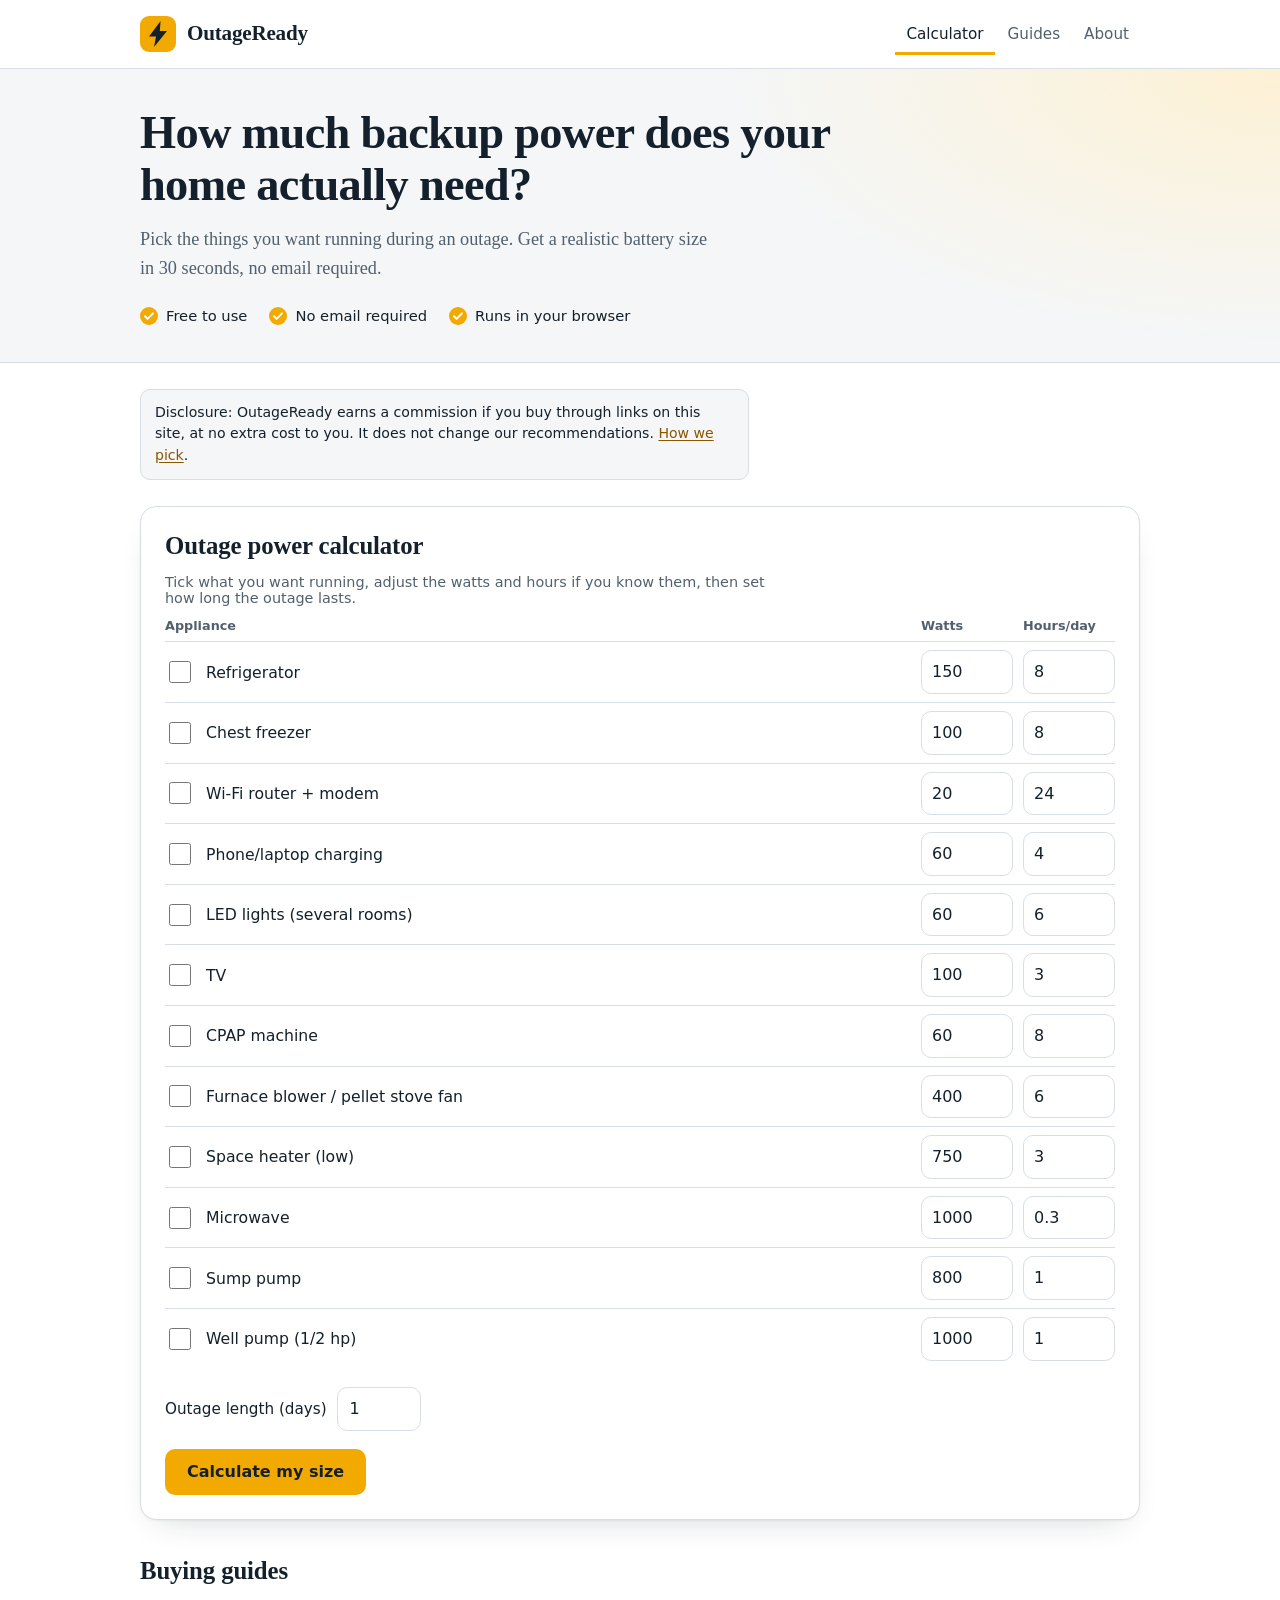
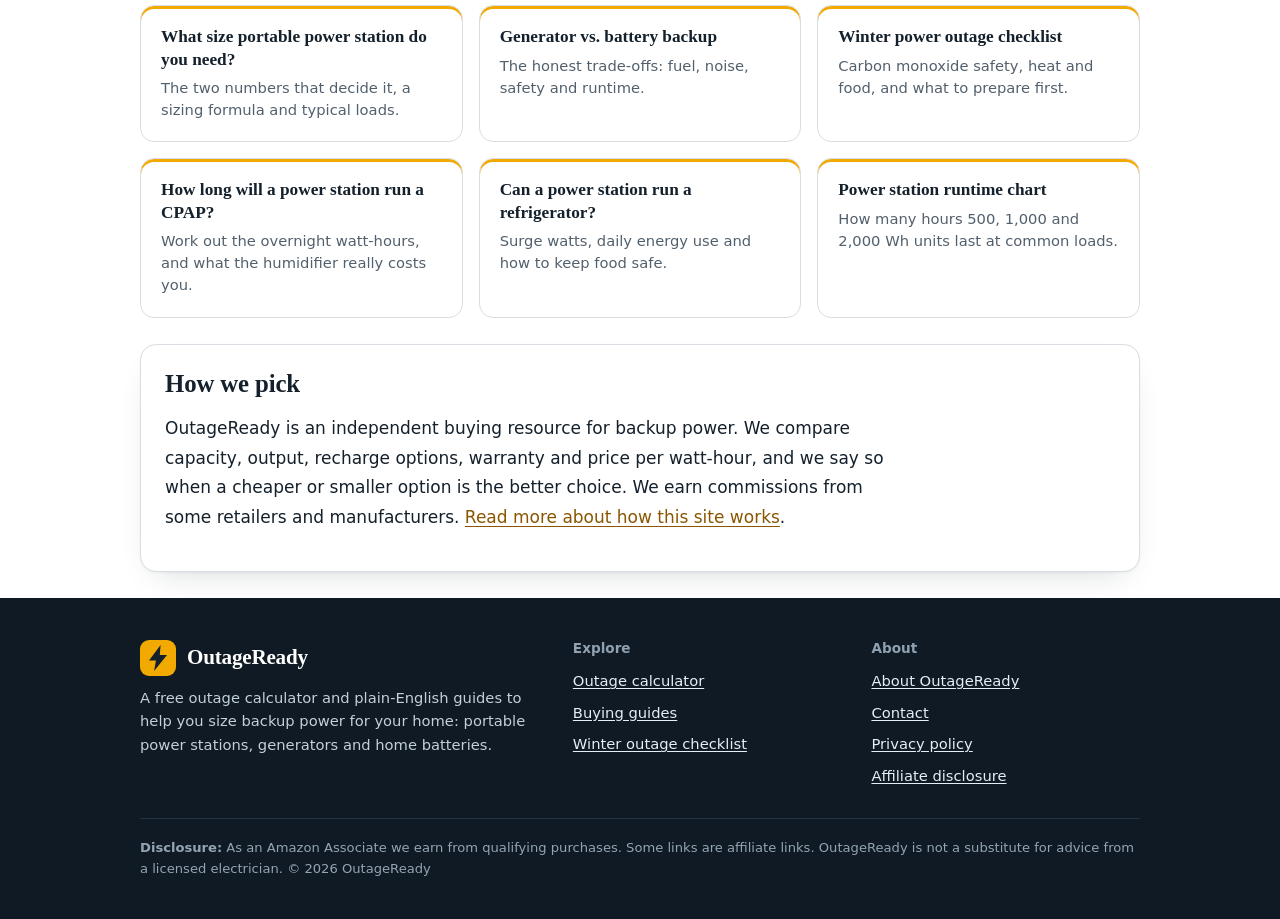
<file: index.html>
<!doctype html>
<html lang="en"><head><meta charset="utf-8"><meta name="viewport" content="width=device-width,initial-scale=1">
<title>OutageReady – Power Outage Calculator &amp; Backup Power Guides</title><meta name="description" content="Find out exactly how much backup power your home needs. Free outage calculator plus independent guides to portable power stations, generators and home batteries.">
<link rel="canonical" href="https://outageready.netlify.app/">
<link rel="icon" type="image/svg+xml" href="/favicon.svg"><link rel="apple-touch-icon" href="/apple-touch-icon.png"><meta name="theme-color" content="#f2a900">
<meta property="og:type" content="website"><meta property="og:site_name" content="OutageReady">
<meta property="og:title" content="OutageReady – Power Outage Calculator &amp; Backup Power Guides"><meta property="og:description" content="Find out exactly how much backup power your home needs. Free outage calculator plus independent guides to portable power stations, generators and home batteries.">
<meta property="og:url" content="https://outageready.netlify.app/"><meta property="og:image" content="https://outageready.netlify.app/og-image.png">
<meta name="twitter:card" content="summary_large_image">
<link rel="stylesheet" href="/style.css">
<script async src="https://www.googletagmanager.com/gtag/js?id=G-VD6P0Z7NSE"></script>
<script>window.dataLayer=window.dataLayer||[];function gtag(){dataLayer.push(arguments)}gtag("js",new Date());gtag("config","G-VD6P0Z7NSE",{page_location:location.origin+location.pathname+location.search});</script>
<meta name="google-adsense-account" content="ca-pub-1399340452541176">
<script async src="https://pagead2.googlesyndication.com/pagead/js/adsbygoogle.js?client=ca-pub-1399340452541176" crossorigin="anonymous"></script>
<script type="application/ld+json">{"@context":"https://schema.org","@type":"WebSite","name":"OutageReady","url":"https://outageready.netlify.app/"}</script>
</head><body>
<a class="skip" href="#main">Skip to content</a>
<header class="top"><div class="w"><a class="brand" href="/"><svg aria-hidden="true" xmlns="http://www.w3.org/2000/svg" viewBox="0 0 32 32"><rect width="32" height="32" rx="8" fill="#f2a900"/><path fill="#14202b" d="M18.300 4.500 8 18.200h6.200l-1.700 9.300L24 13.300h-6.400z"/></svg>OutageReady</a><nav class="main" aria-label="Main"><a href="/" aria-current="page">Calculator</a><a href="/guides/">Guides</a><a href="/about/">About</a></nav></div></header>
<div class="band wide"><div class="w"><h1>How much backup power does your home actually need?</h1><p class="lead">Pick the things you want running during an outage. Get a realistic battery size in 30 seconds, no email required.</p><ul class="trust"><li>Free to use</li><li>No email required</li><li>Runs in your browser</li></ul></div></div>
<main id="main" class="w">
<p class="d">Disclosure: OutageReady earns a commission if you buy through links on this site, at no extra cost to you. It does not change our recommendations. <a href="/about/">How we pick</a>.</p>
<section id="calculator" class="card"><h2 style="margin-top:0">Outage power calculator</h2>
<p class="hint">Tick what you want running, adjust the watts and hours if you know them, then set how long the outage lasts.</p>
<div class="appl head"><div>Appliance</div><div>Watts</div><div>Hours/day</div></div>
<div id="rows"></div>
<div class="opts"><label>Outage length (days) <input type="number" id="days" value="1" min="1" max="14"></label></div>
<button class="btn" onclick="calc()">Calculate my size</button>
<div id="result">
<div>You need roughly</div>
<div class="big" id="wh"></div>
<p id="peak" class="mut"></p>
<div class="pick" id="pick"></div>
<p class="note">Estimates include a 15% buffer for inverter losses. Running watts vary by model: check the label on your appliance. Motors (fridge, well pump, furnace blower) can briefly draw 2-3x their running watts at startup.</p>
</div></section>
<section id="guides"><h2>Buying guides</h2><ul class="cards"><li><a href="/guides/portable-power-station-size.html"><strong>What size portable power station do you need?</strong><span>The two numbers that decide it, a sizing formula and typical loads.</span></a></li><li><a href="/guides/generator-vs-battery.html"><strong>Generator vs. battery backup</strong><span>The honest trade-offs: fuel, noise, safety and runtime.</span></a></li><li><a href="/guides/winter-outage-checklist.html"><strong>Winter power outage checklist</strong><span>Carbon monoxide safety, heat and food, and what to prepare first.</span></a></li><li><a href="/guides/cpap-battery-backup.html"><strong>How long will a power station run a CPAP?</strong><span>Work out the overnight watt-hours, and what the humidifier really costs you.</span></a></li><li><a href="/guides/power-station-run-refrigerator.html"><strong>Can a power station run a refrigerator?</strong><span>Surge watts, daily energy use and how to keep food safe.</span></a></li><li><a href="/guides/how-long-will-battery-last.html"><strong>Power station runtime chart</strong><span>How many hours 500, 1,000 and 2,000 Wh units last at common loads.</span></a></li></ul></section>
<section class="card"><h2 style="margin-top:0">How we pick</h2>
<p>OutageReady is an independent buying resource for backup power. We compare capacity, output, recharge options, warranty and price per watt-hour, and we say so when a cheaper or smaller option is the better choice. We earn commissions from some retailers and manufacturers. <a href="/about/">Read more about how this site works</a>.</p></section>
<script>
const items=[
["Refrigerator",150,8],["Chest freezer",100,8],["Wi-Fi router + modem",20,24],["Phone/laptop charging",60,4],
["LED lights (several rooms)",60,6],["TV",100,3],["CPAP machine",60,8],["Furnace blower / pellet stove fan",400,6],
["Space heater (low)",750,3],["Microwave",1000,0.3],["Sump pump",800,1],["Well pump (1/2 hp)",1000,1]
];
const rows=document.getElementById('rows');
items.forEach((it,i)=>{
 rows.insertAdjacentHTML('beforeend',`<div class="appl"><label><input type="checkbox" id="c${i}"> ${it[0]}</label><input type="number" id="w${i}" value="${it[1]}" min="0" aria-label="Watts for ${it[0]}"><input type="number" id="h${i}" value="${it[2]}" min="0" max="24" step="0.1" aria-label="Hours per day for ${it[0]}"></div>`);
});
// Affiliate links (Amazon Associates tag applied)
const AFF={small:"https://www.amazon.com/s?k=portable+power+station+500wh&tag=earthazoid-20",mid:"https://www.amazon.com/s?k=portable+power+station+1000wh&tag=earthazoid-20",large:"https://www.amazon.com/s?k=portable+power+station+2000wh&tag=earthazoid-20",home:"https://www.amazon.com/s?k=home+battery+backup+system&tag=earthazoid-20"};
function calc(){
 let wh=0,peak=0;
 items.forEach((it,i)=>{
  if(document.getElementById('c'+i).checked){
   const w=+document.getElementById('w'+i).value,h=+document.getElementById('h'+i).value;
   wh+=w*h;peak+=w;
  }
 });
 const d=+document.getElementById('days').value||1;
 wh=Math.round(wh*d*1.15);
 if(!wh){alert('Tick at least one appliance.');return;}
 document.getElementById('wh').textContent=wh.toLocaleString()+' Wh';
 document.getElementById('peak').textContent='Peak load if everything runs at once: about '+peak.toLocaleString()+' W. Look for an inverter rated comfortably above that.';
 let t,txt,link;
 if(wh<=600){t='small';txt='A compact 300-600 Wh portable power station covers this.';}
 else if(wh<=1500){t='mid';txt='Look at the 1,000-1,500 Wh class of portable power stations.';}
 else if(wh<=4000){t='large';txt='You are in 2,000-4,000 Wh territory: a large power station, or pair a mid-size unit with solar or a small generator for longer outages.';}
 else{t='home';txt='This is whole-home territory. A portable unit will not cut it: consider an installed home battery or standby generator, and get a licensed electrician quote.';}
 link=AFF[t];
 document.getElementById('pick').innerHTML='<strong>'+txt+'</strong><br><a class="btn" rel="sponsored nofollow noopener" target="_blank" href="'+link+'">See current options &rarr;</a>';
 const r=document.getElementById('result');r.style.display='block';r.scrollIntoView({behavior:'smooth'});
 if(window.gtag)gtag('event','calculator_result',{size_class:t,wh:wh});
}
</script>
</main>
<footer class="foot"><div class="w">
<div class="cols">
<div><a class="brand" href="/"><svg aria-hidden="true" xmlns="http://www.w3.org/2000/svg" viewBox="0 0 32 32"><rect width="32" height="32" rx="8" fill="#f2a900"/><path fill="#14202b" d="M18.300 4.500 8 18.200h6.200l-1.700 9.300L24 13.300h-6.400z"/></svg>OutageReady</a><p>A free outage calculator and plain-English guides to help you size backup power for your home: portable power stations, generators and home batteries.</p></div>
<div><h3>Explore</h3><ul><li><a href="/">Outage calculator</a></li><li><a href="/guides/">Buying guides</a></li><li><a href="/guides/winter-outage-checklist.html">Winter outage checklist</a></li></ul></div>
<div><h3>About</h3><ul><li><a href="/about/">About OutageReady</a></li><li><a href="/contact/">Contact</a></li><li><a href="/privacy.html">Privacy policy</a></li><li><a href="/disclosure.html">Affiliate disclosure</a></li></ul></div>
</div>
<p class="fine"><b>Disclosure:</b> As an Amazon Associate we earn from qualifying purchases. Some links are affiliate links. OutageReady is not a substitute for advice from a licensed electrician. &copy; 2026 OutageReady</p>
</div></footer></body></html>
</file>
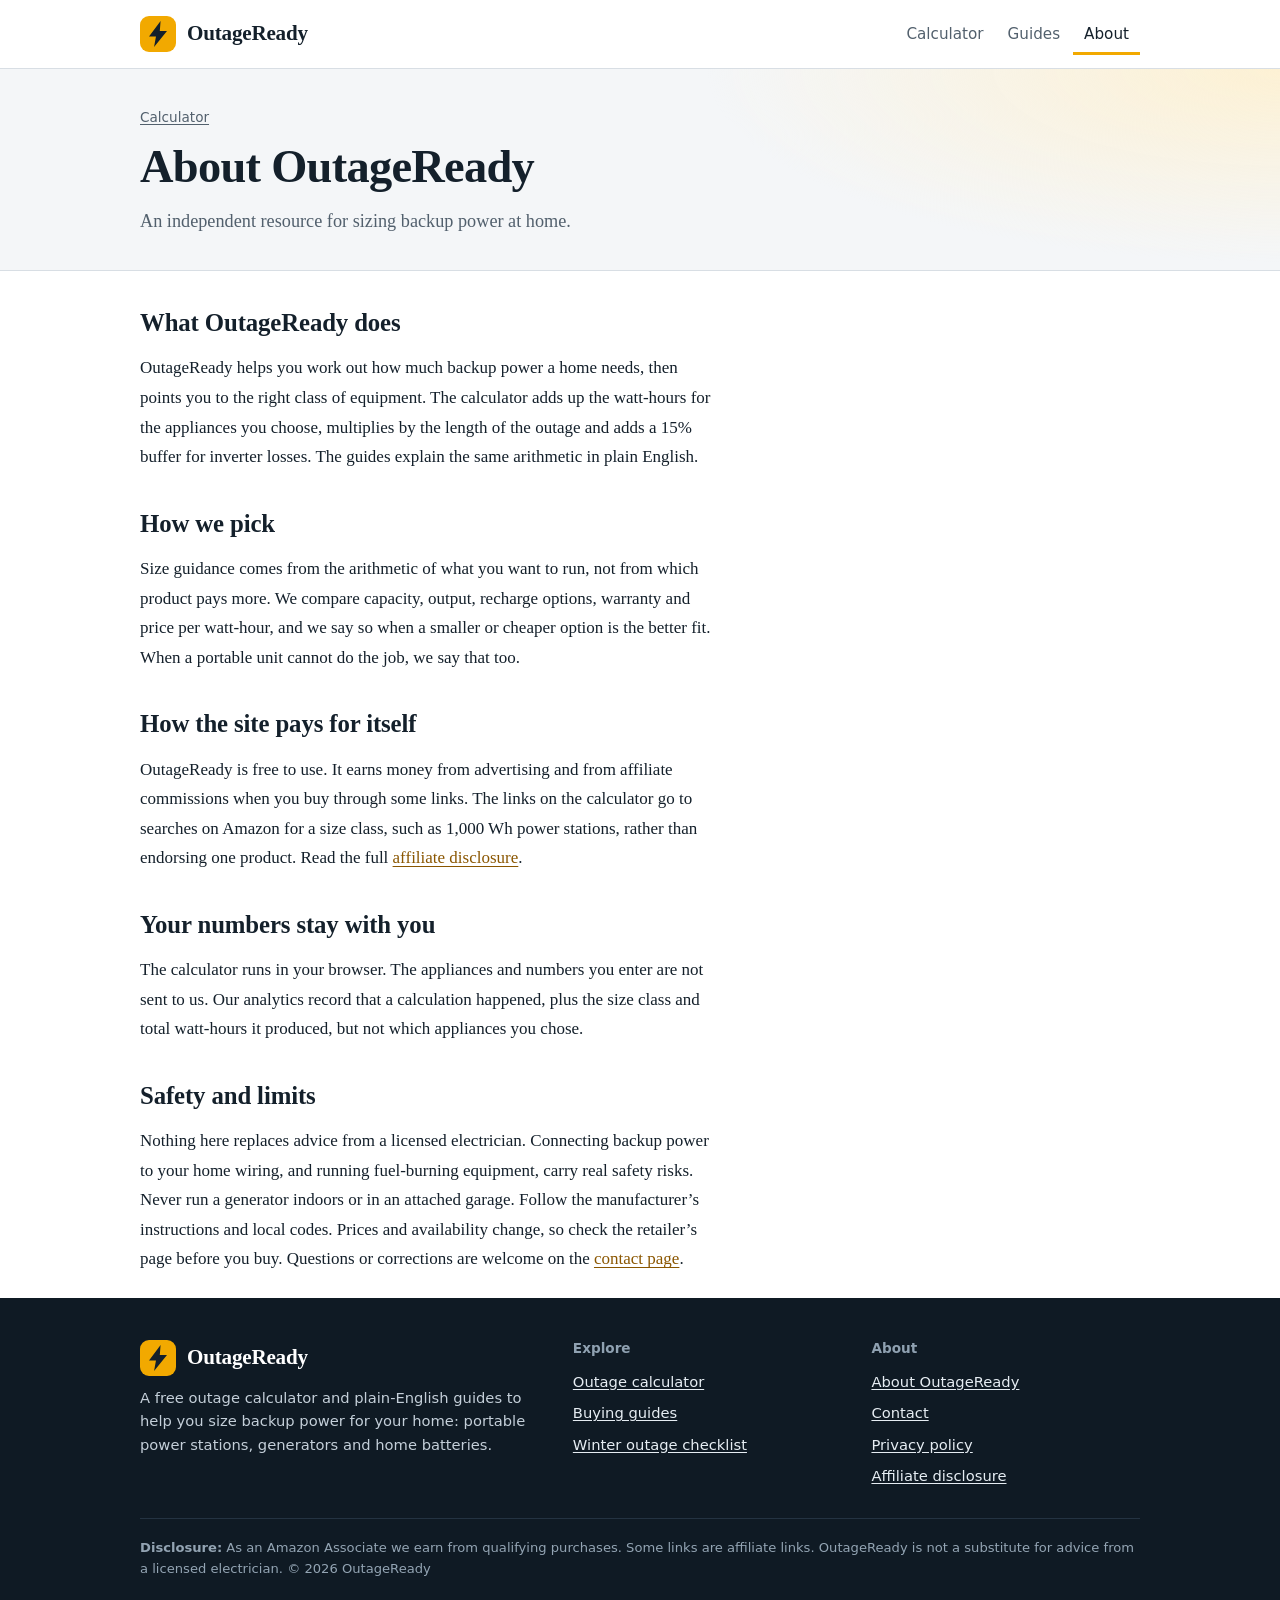
<file: about/index.html>
<!doctype html>
<html lang="en"><head><meta charset="utf-8"><meta name="viewport" content="width=device-width,initial-scale=1">
<title>About OutageReady and How We Pick | OutageReady</title><meta name="description" content="What OutageReady does, how the calculator works, how we pick recommendations and how the site is funded.">
<link rel="canonical" href="https://outageready.netlify.app/about/">
<link rel="icon" type="image/svg+xml" href="/favicon.svg"><link rel="apple-touch-icon" href="/apple-touch-icon.png"><meta name="theme-color" content="#f2a900">
<meta property="og:type" content="website"><meta property="og:site_name" content="OutageReady">
<meta property="og:title" content="About OutageReady and How We Pick | OutageReady"><meta property="og:description" content="What OutageReady does, how the calculator works, how we pick recommendations and how the site is funded.">
<meta property="og:url" content="https://outageready.netlify.app/about/"><meta property="og:image" content="https://outageready.netlify.app/og-image.png">
<meta name="twitter:card" content="summary_large_image">
<link rel="stylesheet" href="/style.css">
<script async src="https://www.googletagmanager.com/gtag/js?id=G-VD6P0Z7NSE"></script>
<script>window.dataLayer=window.dataLayer||[];function gtag(){dataLayer.push(arguments)}gtag("js",new Date());gtag("config","G-VD6P0Z7NSE",{page_location:location.origin+location.pathname+location.search});</script>
<meta name="google-adsense-account" content="ca-pub-1399340452541176">
<script async src="https://pagead2.googlesyndication.com/pagead/js/adsbygoogle.js?client=ca-pub-1399340452541176" crossorigin="anonymous"></script>

</head><body>
<a class="skip" href="#main">Skip to content</a>
<header class="top"><div class="w"><a class="brand" href="/"><svg aria-hidden="true" xmlns="http://www.w3.org/2000/svg" viewBox="0 0 32 32"><rect width="32" height="32" rx="8" fill="#f2a900"/><path fill="#14202b" d="M18.300 4.500 8 18.200h6.200l-1.700 9.300L24 13.300h-6.400z"/></svg>OutageReady</a><nav class="main" aria-label="Main"><a href="/">Calculator</a><a href="/guides/">Guides</a><a href="/about/" aria-current="page">About</a></nav></div></header>
<div class="band"><div class="w"><p class="crumbs"><a href="/">Calculator</a></p><h1>About OutageReady</h1><p class="lead">An independent resource for sizing backup power at home.</p></div></div>
<main id="main" class="w">
<h2>What OutageReady does</h2>
<p>OutageReady helps you work out how much backup power a home needs, then points you to the right class of equipment. The calculator adds up the watt-hours for the appliances you choose, multiplies by the length of the outage and adds a 15% buffer for inverter losses. The guides explain the same arithmetic in plain English.</p>
<h2>How we pick</h2>
<p>Size guidance comes from the arithmetic of what you want to run, not from which product pays more. We compare capacity, output, recharge options, warranty and price per watt-hour, and we say so when a smaller or cheaper option is the better fit. When a portable unit cannot do the job, we say that too.</p>
<h2>How the site pays for itself</h2>
<p>OutageReady is free to use. It earns money from advertising and from affiliate commissions when you buy through some links. The links on the calculator go to searches on Amazon for a size class, such as 1,000 Wh power stations, rather than endorsing one product. Read the full <a href="/disclosure.html">affiliate disclosure</a>.</p>
<h2>Your numbers stay with you</h2>
<p>The calculator runs in your browser. The appliances and numbers you enter are not sent to us. Our analytics record that a calculation happened, plus the size class and total watt-hours it produced, but not which appliances you chose.</p>
<h2>Safety and limits</h2>
<p>Nothing here replaces advice from a licensed electrician. Connecting backup power to your home wiring, and running fuel-burning equipment, carry real safety risks. Never run a generator indoors or in an attached garage. Follow the manufacturer&rsquo;s instructions and local codes. Prices and availability change, so check the retailer&rsquo;s page before you buy. Questions or corrections are welcome on the <a href="/contact/">contact page</a>.</p>
</main>
<footer class="foot"><div class="w">
<div class="cols">
<div><a class="brand" href="/"><svg aria-hidden="true" xmlns="http://www.w3.org/2000/svg" viewBox="0 0 32 32"><rect width="32" height="32" rx="8" fill="#f2a900"/><path fill="#14202b" d="M18.300 4.500 8 18.200h6.200l-1.700 9.300L24 13.300h-6.400z"/></svg>OutageReady</a><p>A free outage calculator and plain-English guides to help you size backup power for your home: portable power stations, generators and home batteries.</p></div>
<div><h3>Explore</h3><ul><li><a href="/">Outage calculator</a></li><li><a href="/guides/">Buying guides</a></li><li><a href="/guides/winter-outage-checklist.html">Winter outage checklist</a></li></ul></div>
<div><h3>About</h3><ul><li><a href="/about/">About OutageReady</a></li><li><a href="/contact/">Contact</a></li><li><a href="/privacy.html">Privacy policy</a></li><li><a href="/disclosure.html">Affiliate disclosure</a></li></ul></div>
</div>
<p class="fine"><b>Disclosure:</b> As an Amazon Associate we earn from qualifying purchases. Some links are affiliate links. OutageReady is not a substitute for advice from a licensed electrician. &copy; 2026 OutageReady</p>
</div></footer></body></html>
</file>
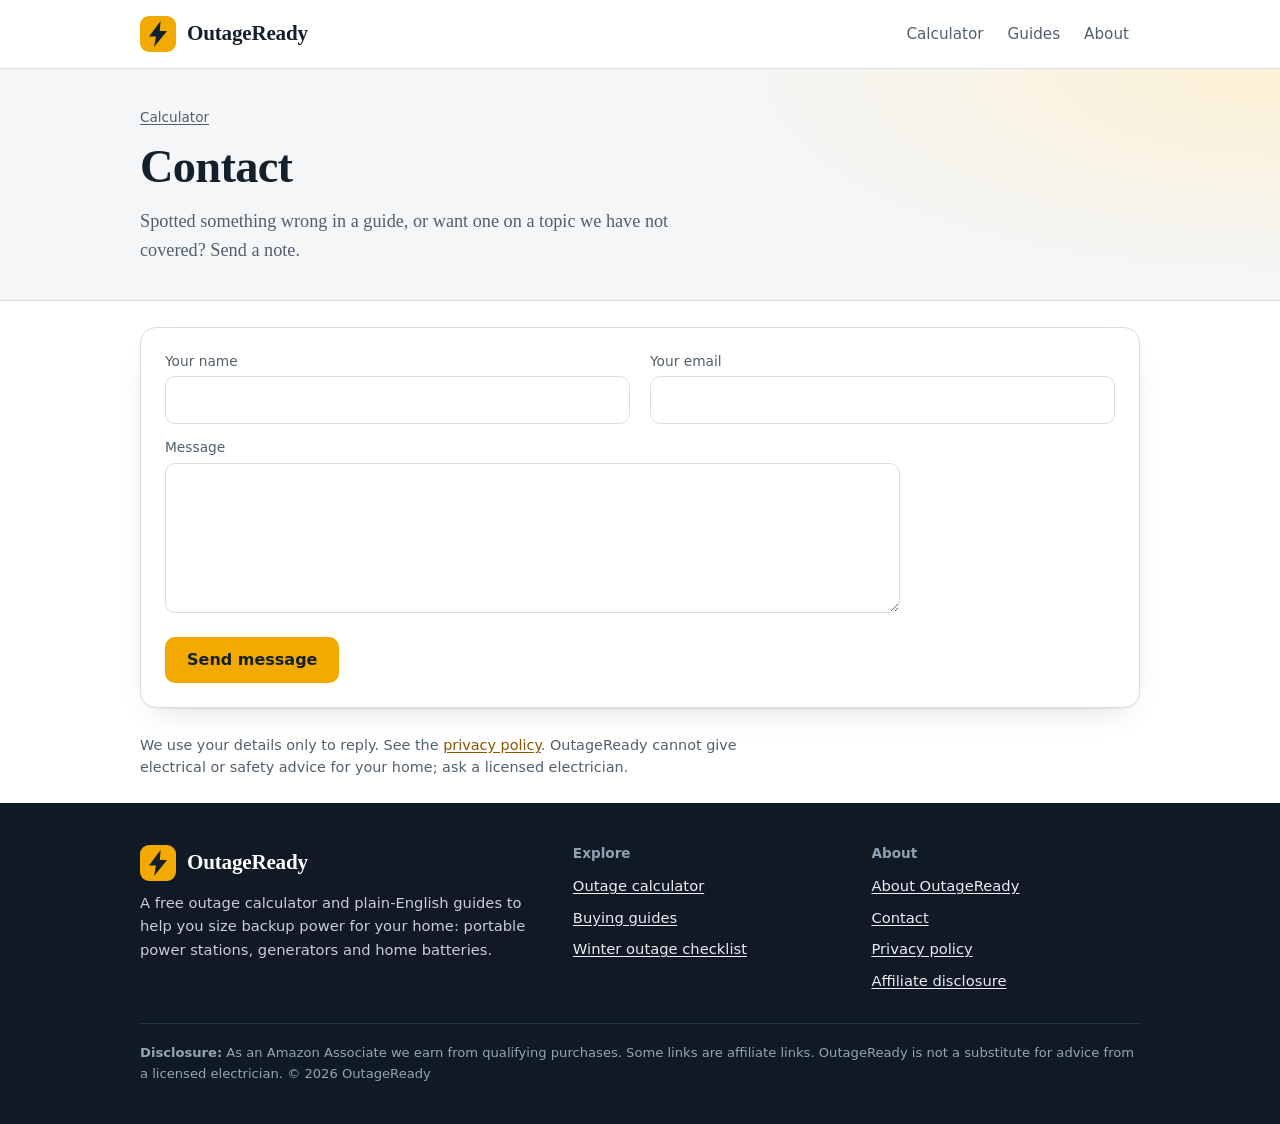
<file: contact/index.html>
<!doctype html>
<html lang="en"><head><meta charset="utf-8"><meta name="viewport" content="width=device-width,initial-scale=1">
<title>Contact OutageReady</title><meta name="description" content="Send a correction, question or suggestion about the outage calculator and guides.">
<link rel="canonical" href="https://outageready.netlify.app/contact/">
<link rel="icon" type="image/svg+xml" href="/favicon.svg"><link rel="apple-touch-icon" href="/apple-touch-icon.png"><meta name="theme-color" content="#f2a900">
<meta property="og:type" content="website"><meta property="og:site_name" content="OutageReady">
<meta property="og:title" content="Contact OutageReady"><meta property="og:description" content="Send a correction, question or suggestion about the outage calculator and guides.">
<meta property="og:url" content="https://outageready.netlify.app/contact/"><meta property="og:image" content="https://outageready.netlify.app/og-image.png">
<meta name="twitter:card" content="summary_large_image">
<link rel="stylesheet" href="/style.css">
<script async src="https://www.googletagmanager.com/gtag/js?id=G-VD6P0Z7NSE"></script>
<script>window.dataLayer=window.dataLayer||[];function gtag(){dataLayer.push(arguments)}gtag("js",new Date());gtag("config","G-VD6P0Z7NSE",{page_location:location.origin+location.pathname+location.search});</script>
<meta name="google-adsense-account" content="ca-pub-1399340452541176">
<script async src="https://pagead2.googlesyndication.com/pagead/js/adsbygoogle.js?client=ca-pub-1399340452541176" crossorigin="anonymous"></script>

</head><body>
<a class="skip" href="#main">Skip to content</a>
<header class="top"><div class="w"><a class="brand" href="/"><svg aria-hidden="true" xmlns="http://www.w3.org/2000/svg" viewBox="0 0 32 32"><rect width="32" height="32" rx="8" fill="#f2a900"/><path fill="#14202b" d="M18.300 4.500 8 18.200h6.200l-1.700 9.300L24 13.300h-6.400z"/></svg>OutageReady</a><nav class="main" aria-label="Main"><a href="/">Calculator</a><a href="/guides/">Guides</a><a href="/about/">About</a></nav></div></header>
<div class="band"><div class="w"><p class="crumbs"><a href="/">Calculator</a></p><h1>Contact</h1><p class="lead">Spotted something wrong in a guide, or want one on a topic we have not covered? Send a note.</p></div></div>
<main id="main" class="w">
<div class="card"><form name="contact" method="POST" action="/contact/thanks/" data-netlify="true" netlify-honeypot="bot-field">
<input type="hidden" name="form-name" value="contact">
<p hidden><label>Leave this empty <input name="bot-field"></label></p>
<div class="grid"><div><label for="cn">Your name</label><input id="cn" name="name" autocomplete="name" required></div>
<div><label for="ce">Your email</label><input id="ce" name="email" type="email" autocomplete="email" required></div></div>
<p><label for="cm">Message</label><textarea id="cm" name="message" required></textarea></p>
<button class="btn" type="submit">Send message</button></form></div>
<p class="mut">We use your details only to reply. See the <a href="/privacy.html">privacy policy</a>. OutageReady cannot give electrical or safety advice for your home; ask a licensed electrician.</p>
</main>
<footer class="foot"><div class="w">
<div class="cols">
<div><a class="brand" href="/"><svg aria-hidden="true" xmlns="http://www.w3.org/2000/svg" viewBox="0 0 32 32"><rect width="32" height="32" rx="8" fill="#f2a900"/><path fill="#14202b" d="M18.300 4.500 8 18.200h6.200l-1.700 9.300L24 13.300h-6.400z"/></svg>OutageReady</a><p>A free outage calculator and plain-English guides to help you size backup power for your home: portable power stations, generators and home batteries.</p></div>
<div><h3>Explore</h3><ul><li><a href="/">Outage calculator</a></li><li><a href="/guides/">Buying guides</a></li><li><a href="/guides/winter-outage-checklist.html">Winter outage checklist</a></li></ul></div>
<div><h3>About</h3><ul><li><a href="/about/">About OutageReady</a></li><li><a href="/contact/">Contact</a></li><li><a href="/privacy.html">Privacy policy</a></li><li><a href="/disclosure.html">Affiliate disclosure</a></li></ul></div>
</div>
<p class="fine"><b>Disclosure:</b> As an Amazon Associate we earn from qualifying purchases. Some links are affiliate links. OutageReady is not a substitute for advice from a licensed electrician. &copy; 2026 OutageReady</p>
</div></footer></body></html>
</file>
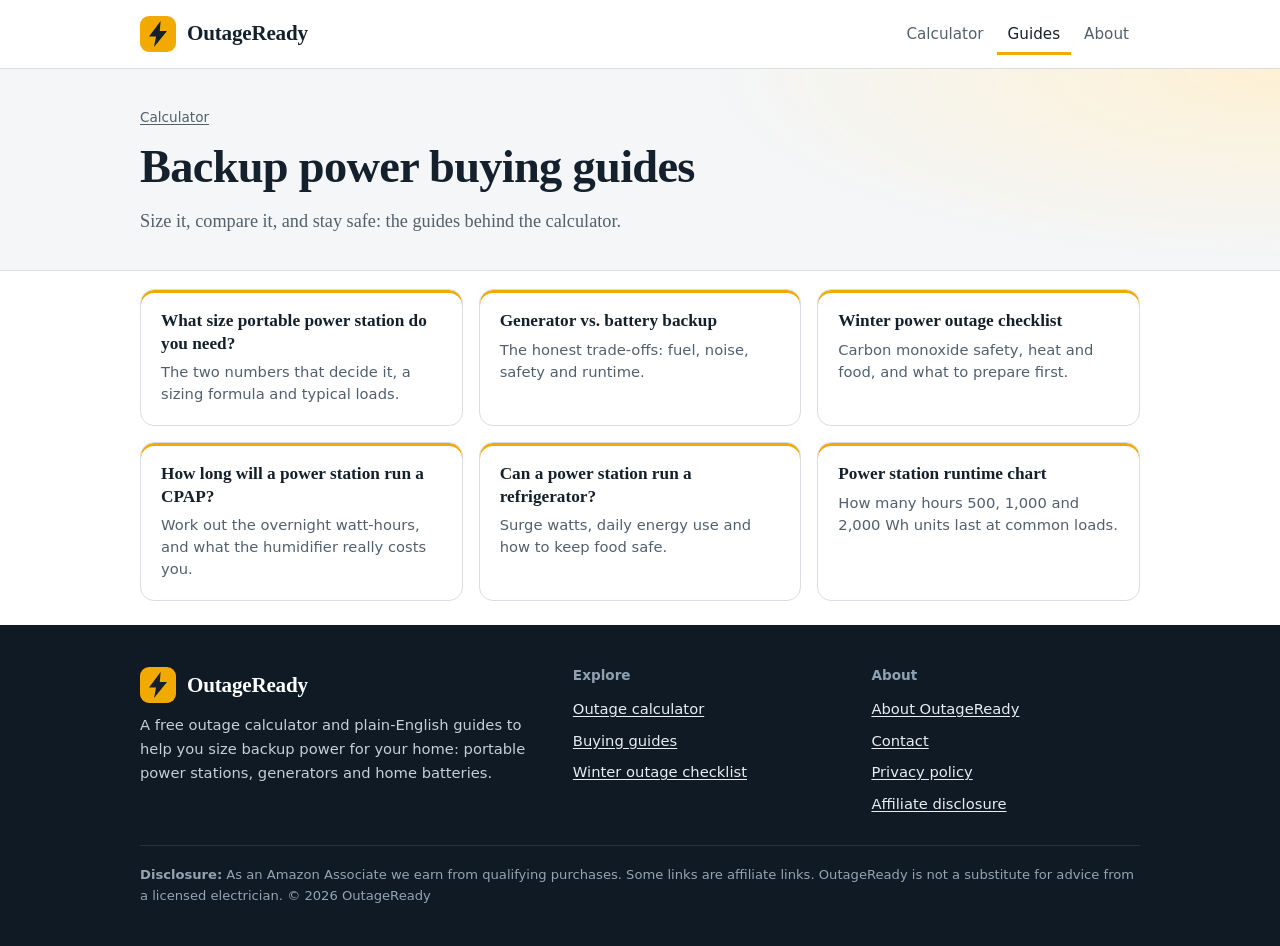
<file: guides/index.html>
<!doctype html>
<html lang="en"><head><meta charset="utf-8"><meta name="viewport" content="width=device-width,initial-scale=1">
<title>Backup Power Buying Guides | OutageReady</title><meta name="description" content="Plain-English guides to sizing portable power stations, comparing generators and batteries, and preparing for a winter outage.">
<link rel="canonical" href="https://outageready.netlify.app/guides/">
<link rel="icon" type="image/svg+xml" href="/favicon.svg"><link rel="apple-touch-icon" href="/apple-touch-icon.png"><meta name="theme-color" content="#f2a900">
<meta property="og:type" content="website"><meta property="og:site_name" content="OutageReady">
<meta property="og:title" content="Backup Power Buying Guides | OutageReady"><meta property="og:description" content="Plain-English guides to sizing portable power stations, comparing generators and batteries, and preparing for a winter outage.">
<meta property="og:url" content="https://outageready.netlify.app/guides/"><meta property="og:image" content="https://outageready.netlify.app/og-image.png">
<meta name="twitter:card" content="summary_large_image">
<link rel="stylesheet" href="/style.css">
<script async src="https://www.googletagmanager.com/gtag/js?id=G-VD6P0Z7NSE"></script>
<script>window.dataLayer=window.dataLayer||[];function gtag(){dataLayer.push(arguments)}gtag("js",new Date());gtag("config","G-VD6P0Z7NSE",{page_location:location.origin+location.pathname+location.search});</script>
<meta name="google-adsense-account" content="ca-pub-1399340452541176">
<script async src="https://pagead2.googlesyndication.com/pagead/js/adsbygoogle.js?client=ca-pub-1399340452541176" crossorigin="anonymous"></script>

</head><body>
<a class="skip" href="#main">Skip to content</a>
<header class="top"><div class="w"><a class="brand" href="/"><svg aria-hidden="true" xmlns="http://www.w3.org/2000/svg" viewBox="0 0 32 32"><rect width="32" height="32" rx="8" fill="#f2a900"/><path fill="#14202b" d="M18.300 4.500 8 18.200h6.200l-1.700 9.300L24 13.300h-6.400z"/></svg>OutageReady</a><nav class="main" aria-label="Main"><a href="/">Calculator</a><a href="/guides/" aria-current="page">Guides</a><a href="/about/">About</a></nav></div></header>
<div class="band"><div class="w"><p class="crumbs"><a href="/">Calculator</a></p><h1>Backup power buying guides</h1><p class="lead">Size it, compare it, and stay safe: the guides behind the calculator.</p></div></div>
<main id="main" class="w">
<ul class="cards"><li><a href="/guides/portable-power-station-size.html"><strong>What size portable power station do you need?</strong><span>The two numbers that decide it, a sizing formula and typical loads.</span></a></li><li><a href="/guides/generator-vs-battery.html"><strong>Generator vs. battery backup</strong><span>The honest trade-offs: fuel, noise, safety and runtime.</span></a></li><li><a href="/guides/winter-outage-checklist.html"><strong>Winter power outage checklist</strong><span>Carbon monoxide safety, heat and food, and what to prepare first.</span></a></li><li><a href="/guides/cpap-battery-backup.html"><strong>How long will a power station run a CPAP?</strong><span>Work out the overnight watt-hours, and what the humidifier really costs you.</span></a></li><li><a href="/guides/power-station-run-refrigerator.html"><strong>Can a power station run a refrigerator?</strong><span>Surge watts, daily energy use and how to keep food safe.</span></a></li><li><a href="/guides/how-long-will-battery-last.html"><strong>Power station runtime chart</strong><span>How many hours 500, 1,000 and 2,000 Wh units last at common loads.</span></a></li></ul>
</main>
<footer class="foot"><div class="w">
<div class="cols">
<div><a class="brand" href="/"><svg aria-hidden="true" xmlns="http://www.w3.org/2000/svg" viewBox="0 0 32 32"><rect width="32" height="32" rx="8" fill="#f2a900"/><path fill="#14202b" d="M18.300 4.500 8 18.200h6.200l-1.700 9.300L24 13.300h-6.400z"/></svg>OutageReady</a><p>A free outage calculator and plain-English guides to help you size backup power for your home: portable power stations, generators and home batteries.</p></div>
<div><h3>Explore</h3><ul><li><a href="/">Outage calculator</a></li><li><a href="/guides/">Buying guides</a></li><li><a href="/guides/winter-outage-checklist.html">Winter outage checklist</a></li></ul></div>
<div><h3>About</h3><ul><li><a href="/about/">About OutageReady</a></li><li><a href="/contact/">Contact</a></li><li><a href="/privacy.html">Privacy policy</a></li><li><a href="/disclosure.html">Affiliate disclosure</a></li></ul></div>
</div>
<p class="fine"><b>Disclosure:</b> As an Amazon Associate we earn from qualifying purchases. Some links are affiliate links. OutageReady is not a substitute for advice from a licensed electrician. &copy; 2026 OutageReady</p>
</div></footer></body></html>
</file>
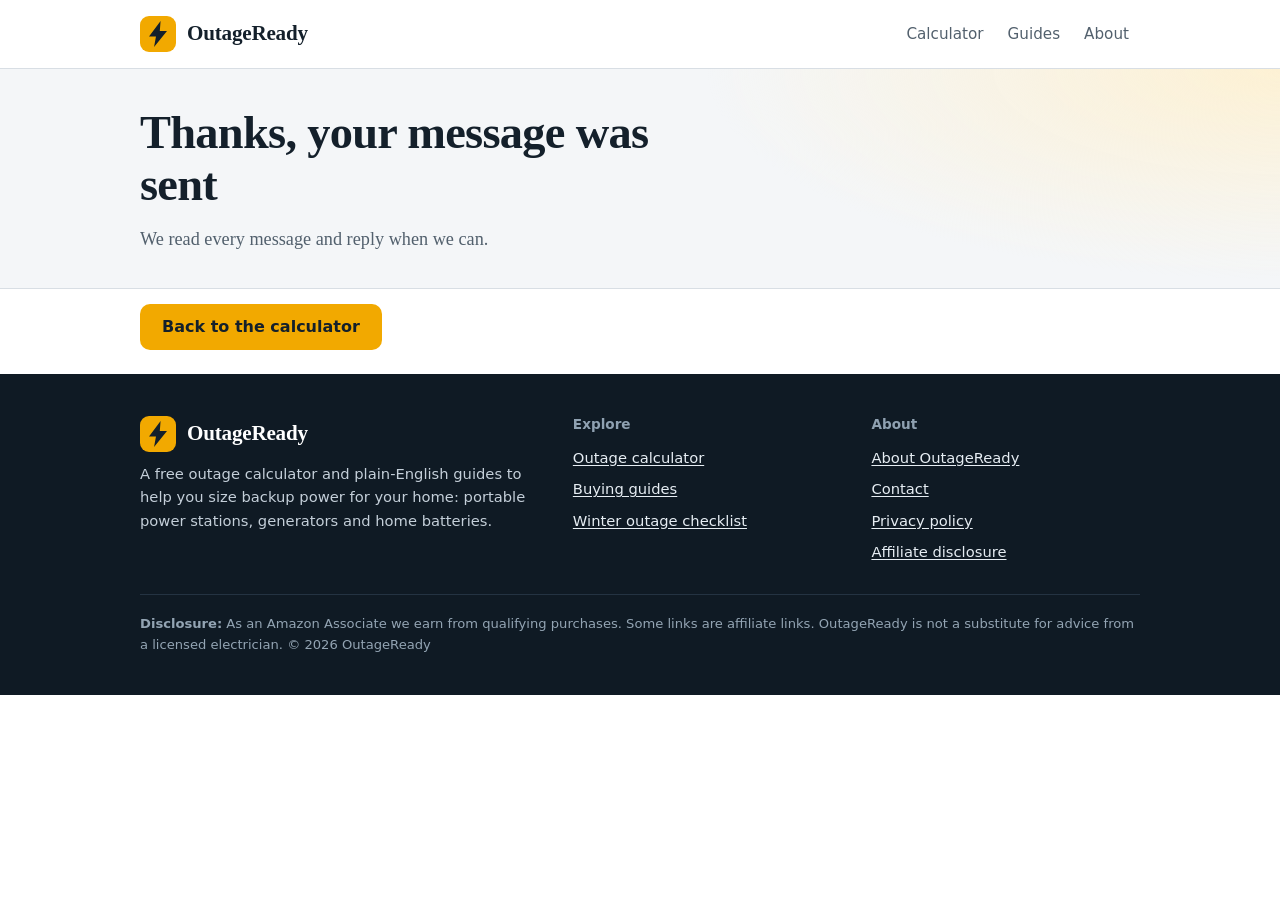
<file: contact/thanks/index.html>
<!doctype html>
<html lang="en"><head><meta charset="utf-8"><meta name="viewport" content="width=device-width,initial-scale=1">
<title>Message sent | OutageReady</title><meta name="description" content="Thanks for your message.">
<link rel="canonical" href="https://outageready.netlify.app/contact/thanks/">
<meta name="robots" content="noindex">
<link rel="icon" type="image/svg+xml" href="/favicon.svg"><link rel="apple-touch-icon" href="/apple-touch-icon.png"><meta name="theme-color" content="#f2a900">
<meta property="og:type" content="website"><meta property="og:site_name" content="OutageReady">
<meta property="og:title" content="Message sent | OutageReady"><meta property="og:description" content="Thanks for your message.">
<meta property="og:url" content="https://outageready.netlify.app/contact/thanks/"><meta property="og:image" content="https://outageready.netlify.app/og-image.png">
<meta name="twitter:card" content="summary_large_image">
<link rel="stylesheet" href="/style.css">
<script async src="https://www.googletagmanager.com/gtag/js?id=G-VD6P0Z7NSE"></script>
<script>window.dataLayer=window.dataLayer||[];function gtag(){dataLayer.push(arguments)}gtag("js",new Date());gtag("config","G-VD6P0Z7NSE",{page_location:location.origin+location.pathname+location.search});</script>
<meta name="google-adsense-account" content="ca-pub-1399340452541176">
<script async src="https://pagead2.googlesyndication.com/pagead/js/adsbygoogle.js?client=ca-pub-1399340452541176" crossorigin="anonymous"></script>

</head><body>
<a class="skip" href="#main">Skip to content</a>
<header class="top"><div class="w"><a class="brand" href="/"><svg aria-hidden="true" xmlns="http://www.w3.org/2000/svg" viewBox="0 0 32 32"><rect width="32" height="32" rx="8" fill="#f2a900"/><path fill="#14202b" d="M18.300 4.500 8 18.200h6.200l-1.700 9.300L24 13.300h-6.400z"/></svg>OutageReady</a><nav class="main" aria-label="Main"><a href="/">Calculator</a><a href="/guides/">Guides</a><a href="/about/">About</a></nav></div></header>
<div class="band"><div class="w"><h1>Thanks, your message was sent</h1><p class="lead">We read every message and reply when we can.</p></div></div>
<main id="main" class="w">
<p><a class="btn" href="/">Back to the calculator</a></p>
</main>
<footer class="foot"><div class="w">
<div class="cols">
<div><a class="brand" href="/"><svg aria-hidden="true" xmlns="http://www.w3.org/2000/svg" viewBox="0 0 32 32"><rect width="32" height="32" rx="8" fill="#f2a900"/><path fill="#14202b" d="M18.300 4.500 8 18.200h6.200l-1.700 9.300L24 13.300h-6.400z"/></svg>OutageReady</a><p>A free outage calculator and plain-English guides to help you size backup power for your home: portable power stations, generators and home batteries.</p></div>
<div><h3>Explore</h3><ul><li><a href="/">Outage calculator</a></li><li><a href="/guides/">Buying guides</a></li><li><a href="/guides/winter-outage-checklist.html">Winter outage checklist</a></li></ul></div>
<div><h3>About</h3><ul><li><a href="/about/">About OutageReady</a></li><li><a href="/contact/">Contact</a></li><li><a href="/privacy.html">Privacy policy</a></li><li><a href="/disclosure.html">Affiliate disclosure</a></li></ul></div>
</div>
<p class="fine"><b>Disclosure:</b> As an Amazon Associate we earn from qualifying purchases. Some links are affiliate links. OutageReady is not a substitute for advice from a licensed electrician. &copy; 2026 OutageReady</p>
</div></footer></body></html>
</file>
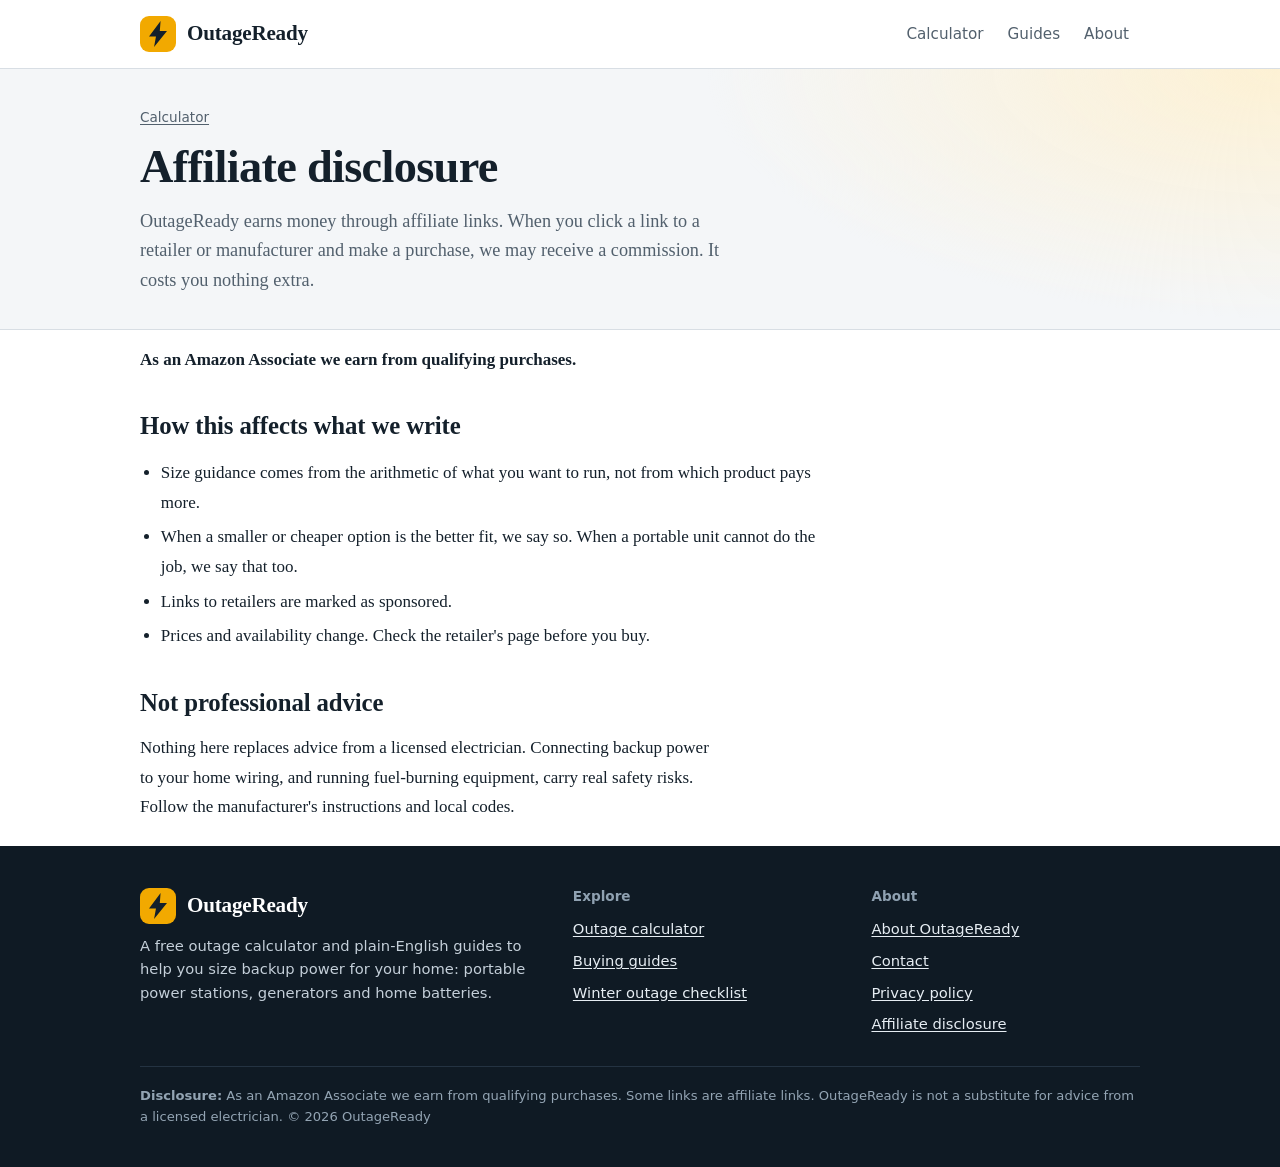
<file: disclosure.html>
<!doctype html>
<html lang="en"><head><meta charset="utf-8"><meta name="viewport" content="width=device-width,initial-scale=1">
<title>Affiliate Disclosure | OutageReady</title><meta name="description" content="How OutageReady earns money and how that affects (and doesn&#x27;t affect) what we recommend.">
<link rel="canonical" href="https://outageready.netlify.app/disclosure.html">
<link rel="icon" type="image/svg+xml" href="/favicon.svg"><link rel="apple-touch-icon" href="/apple-touch-icon.png"><meta name="theme-color" content="#f2a900">
<meta property="og:type" content="website"><meta property="og:site_name" content="OutageReady">
<meta property="og:title" content="Affiliate Disclosure | OutageReady"><meta property="og:description" content="How OutageReady earns money and how that affects (and doesn&#x27;t affect) what we recommend.">
<meta property="og:url" content="https://outageready.netlify.app/disclosure.html"><meta property="og:image" content="https://outageready.netlify.app/og-image.png">
<meta name="twitter:card" content="summary_large_image">
<link rel="stylesheet" href="/style.css">
<script async src="https://www.googletagmanager.com/gtag/js?id=G-VD6P0Z7NSE"></script>
<script>window.dataLayer=window.dataLayer||[];function gtag(){dataLayer.push(arguments)}gtag("js",new Date());gtag("config","G-VD6P0Z7NSE",{page_location:location.origin+location.pathname+location.search});</script>
<meta name="google-adsense-account" content="ca-pub-1399340452541176">
<script async src="https://pagead2.googlesyndication.com/pagead/js/adsbygoogle.js?client=ca-pub-1399340452541176" crossorigin="anonymous"></script>

</head><body>
<a class="skip" href="#main">Skip to content</a>
<header class="top"><div class="w"><a class="brand" href="/"><svg aria-hidden="true" xmlns="http://www.w3.org/2000/svg" viewBox="0 0 32 32"><rect width="32" height="32" rx="8" fill="#f2a900"/><path fill="#14202b" d="M18.300 4.500 8 18.200h6.200l-1.700 9.300L24 13.300h-6.400z"/></svg>OutageReady</a><nav class="main" aria-label="Main"><a href="/">Calculator</a><a href="/guides/">Guides</a><a href="/about/">About</a></nav></div></header>
<div class="band"><div class="w"><p class="crumbs"><a href="/">Calculator</a></p><h1>Affiliate disclosure</h1><p class="lead">OutageReady earns money through affiliate links. When you click a link to a retailer or manufacturer and make a purchase, we may receive a commission. It costs you nothing extra.</p></div></div>
<main id="main" class="w">
<p><strong>As an Amazon Associate we earn from qualifying purchases.</strong></p>
<h2>How this affects what we write</h2>
<ul>
<li>Size guidance comes from the arithmetic of what you want to run, not from which product pays more.</li>
<li>When a smaller or cheaper option is the better fit, we say so. When a portable unit cannot do the job, we say that too.</li>
<li>Links to retailers are marked as sponsored.</li>
<li>Prices and availability change. Check the retailer's page before you buy.</li>
</ul>
<h2>Not professional advice</h2>
<p>Nothing here replaces advice from a licensed electrician. Connecting backup power to your home wiring, and running fuel-burning equipment, carry real safety risks. Follow the manufacturer's instructions and local codes.</p>
</main>
<footer class="foot"><div class="w">
<div class="cols">
<div><a class="brand" href="/"><svg aria-hidden="true" xmlns="http://www.w3.org/2000/svg" viewBox="0 0 32 32"><rect width="32" height="32" rx="8" fill="#f2a900"/><path fill="#14202b" d="M18.300 4.500 8 18.200h6.200l-1.700 9.300L24 13.300h-6.400z"/></svg>OutageReady</a><p>A free outage calculator and plain-English guides to help you size backup power for your home: portable power stations, generators and home batteries.</p></div>
<div><h3>Explore</h3><ul><li><a href="/">Outage calculator</a></li><li><a href="/guides/">Buying guides</a></li><li><a href="/guides/winter-outage-checklist.html">Winter outage checklist</a></li></ul></div>
<div><h3>About</h3><ul><li><a href="/about/">About OutageReady</a></li><li><a href="/contact/">Contact</a></li><li><a href="/privacy.html">Privacy policy</a></li><li><a href="/disclosure.html">Affiliate disclosure</a></li></ul></div>
</div>
<p class="fine"><b>Disclosure:</b> As an Amazon Associate we earn from qualifying purchases. Some links are affiliate links. OutageReady is not a substitute for advice from a licensed electrician. &copy; 2026 OutageReady</p>
</div></footer></body></html>
</file>
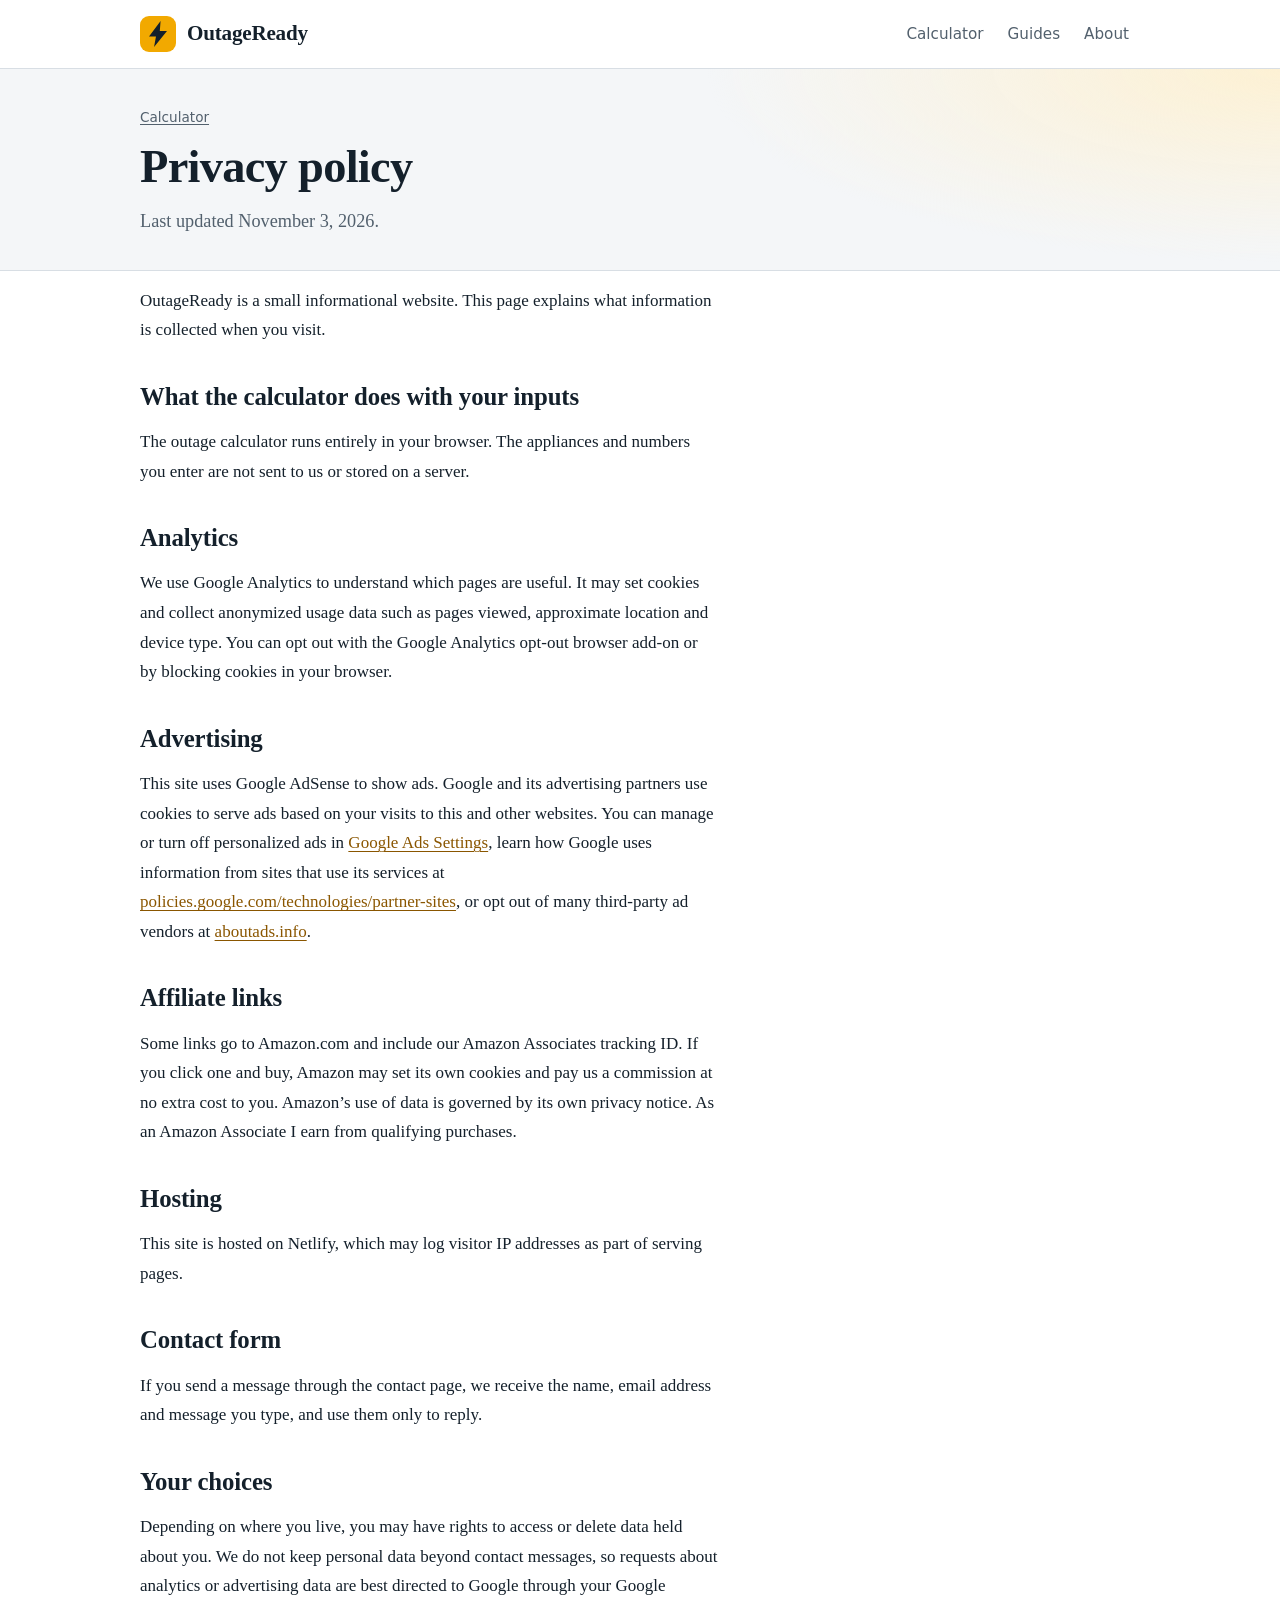
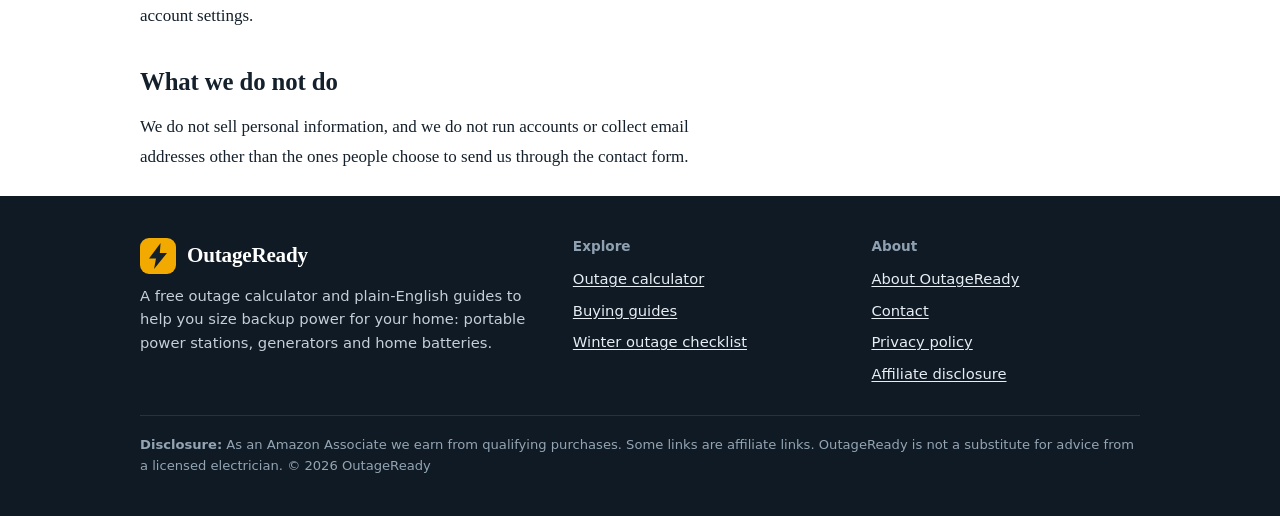
<file: privacy.html>
<!doctype html>
<html lang="en"><head><meta charset="utf-8"><meta name="viewport" content="width=device-width,initial-scale=1">
<title>Privacy Policy | OutageReady</title><meta name="description" content="How OutageReady handles your inputs, cookies, advertising, analytics and affiliate links.">
<link rel="canonical" href="https://outageready.netlify.app/privacy.html">
<link rel="icon" type="image/svg+xml" href="/favicon.svg"><link rel="apple-touch-icon" href="/apple-touch-icon.png"><meta name="theme-color" content="#f2a900">
<meta property="og:type" content="website"><meta property="og:site_name" content="OutageReady">
<meta property="og:title" content="Privacy Policy | OutageReady"><meta property="og:description" content="How OutageReady handles your inputs, cookies, advertising, analytics and affiliate links.">
<meta property="og:url" content="https://outageready.netlify.app/privacy.html"><meta property="og:image" content="https://outageready.netlify.app/og-image.png">
<meta name="twitter:card" content="summary_large_image">
<link rel="stylesheet" href="/style.css">
<script async src="https://www.googletagmanager.com/gtag/js?id=G-VD6P0Z7NSE"></script>
<script>window.dataLayer=window.dataLayer||[];function gtag(){dataLayer.push(arguments)}gtag("js",new Date());gtag("config","G-VD6P0Z7NSE",{page_location:location.origin+location.pathname+location.search});</script>
<meta name="google-adsense-account" content="ca-pub-1399340452541176">
<script async src="https://pagead2.googlesyndication.com/pagead/js/adsbygoogle.js?client=ca-pub-1399340452541176" crossorigin="anonymous"></script>

</head><body>
<a class="skip" href="#main">Skip to content</a>
<header class="top"><div class="w"><a class="brand" href="/"><svg aria-hidden="true" xmlns="http://www.w3.org/2000/svg" viewBox="0 0 32 32"><rect width="32" height="32" rx="8" fill="#f2a900"/><path fill="#14202b" d="M18.300 4.500 8 18.200h6.200l-1.700 9.300L24 13.300h-6.400z"/></svg>OutageReady</a><nav class="main" aria-label="Main"><a href="/">Calculator</a><a href="/guides/">Guides</a><a href="/about/">About</a></nav></div></header>
<div class="band"><div class="w"><p class="crumbs"><a href="/">Calculator</a></p><h1>Privacy policy</h1><p class="lead">Last updated November 3, 2026.</p></div></div>
<main id="main" class="w">
<p>OutageReady is a small informational website. This page explains what information is collected when you visit.</p>
<h2>What the calculator does with your inputs</h2>
<p>The outage calculator runs entirely in your browser. The appliances and numbers you enter are not sent to us or stored on a server.</p>
<h2>Analytics</h2>
<p>We use Google Analytics to understand which pages are useful. It may set cookies and collect anonymized usage data such as pages viewed, approximate location and device type. You can opt out with the Google Analytics opt-out browser add-on or by blocking cookies in your browser.</p>
<h2>Advertising</h2>
<p>This site uses Google AdSense to show ads. Google and its advertising partners use cookies to serve ads based on your visits to this and other websites. You can manage or turn off personalized ads in <a href="https://adssettings.google.com">Google Ads Settings</a>, learn how Google uses information from sites that use its services at <a href="https://policies.google.com/technologies/partner-sites">policies.google.com/technologies/partner-sites</a>, or opt out of many third-party ad vendors at <a href="https://www.aboutads.info">aboutads.info</a>.</p>
<h2>Affiliate links</h2>
<p>Some links go to Amazon.com and include our Amazon Associates tracking ID. If you click one and buy, Amazon may set its own cookies and pay us a commission at no extra cost to you. Amazon&rsquo;s use of data is governed by its own privacy notice. As an Amazon Associate I earn from qualifying purchases.</p>
<h2>Hosting</h2>
<p>This site is hosted on Netlify, which may log visitor IP addresses as part of serving pages.</p>
<h2>Contact form</h2>
<p>If you send a message through the contact page, we receive the name, email address and message you type, and use them only to reply.</p>
<h2>Your choices</h2>
<p>Depending on where you live, you may have rights to access or delete data held about you. We do not keep personal data beyond contact messages, so requests about analytics or advertising data are best directed to Google through your Google account settings.</p>
<h2>What we do not do</h2>
<p>We do not sell personal information, and we do not run accounts or collect email addresses other than the ones people choose to send us through the contact form.</p>
</main>
<footer class="foot"><div class="w">
<div class="cols">
<div><a class="brand" href="/"><svg aria-hidden="true" xmlns="http://www.w3.org/2000/svg" viewBox="0 0 32 32"><rect width="32" height="32" rx="8" fill="#f2a900"/><path fill="#14202b" d="M18.300 4.500 8 18.200h6.200l-1.700 9.300L24 13.300h-6.400z"/></svg>OutageReady</a><p>A free outage calculator and plain-English guides to help you size backup power for your home: portable power stations, generators and home batteries.</p></div>
<div><h3>Explore</h3><ul><li><a href="/">Outage calculator</a></li><li><a href="/guides/">Buying guides</a></li><li><a href="/guides/winter-outage-checklist.html">Winter outage checklist</a></li></ul></div>
<div><h3>About</h3><ul><li><a href="/about/">About OutageReady</a></li><li><a href="/contact/">Contact</a></li><li><a href="/privacy.html">Privacy policy</a></li><li><a href="/disclosure.html">Affiliate disclosure</a></li></ul></div>
</div>
<p class="fine"><b>Disclosure:</b> As an Amazon Associate we earn from qualifying purchases. Some links are affiliate links. OutageReady is not a substitute for advice from a licensed electrician. &copy; 2026 OutageReady</p>
</div></footer></body></html>
</file>
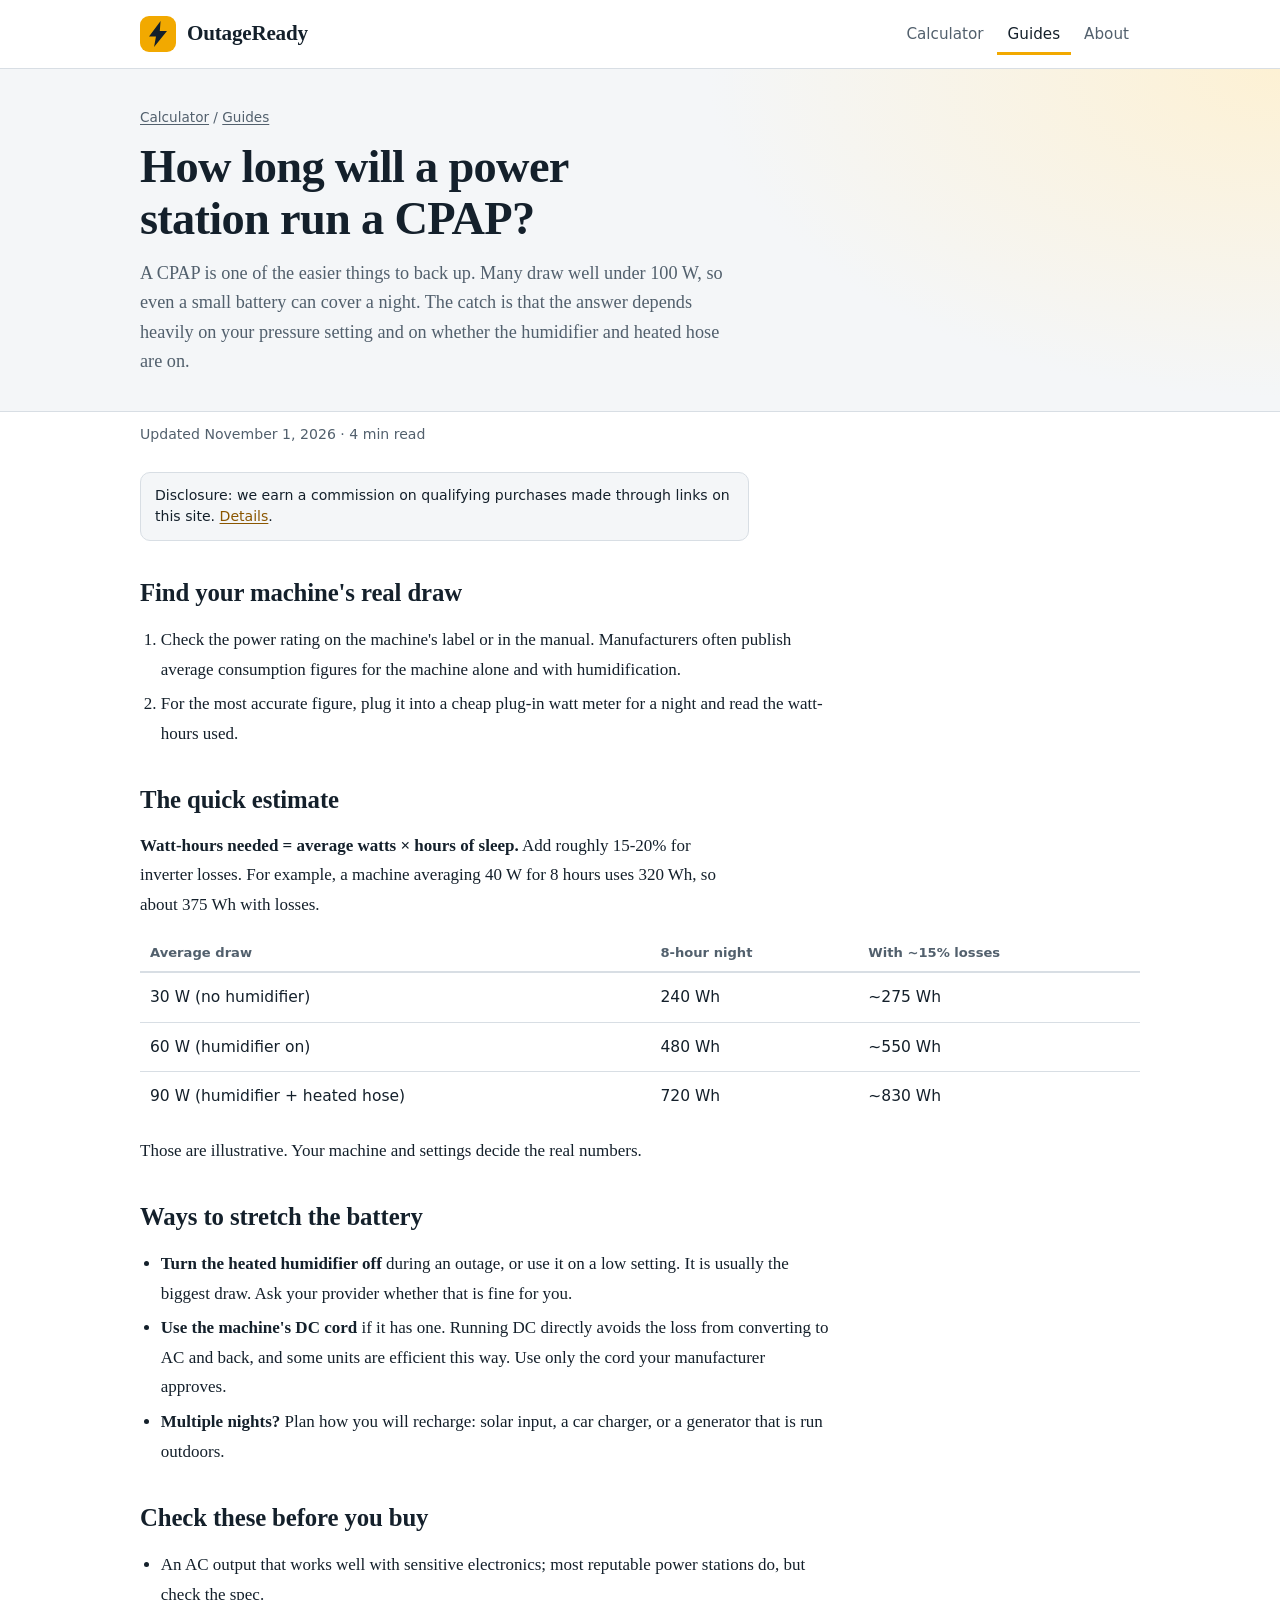
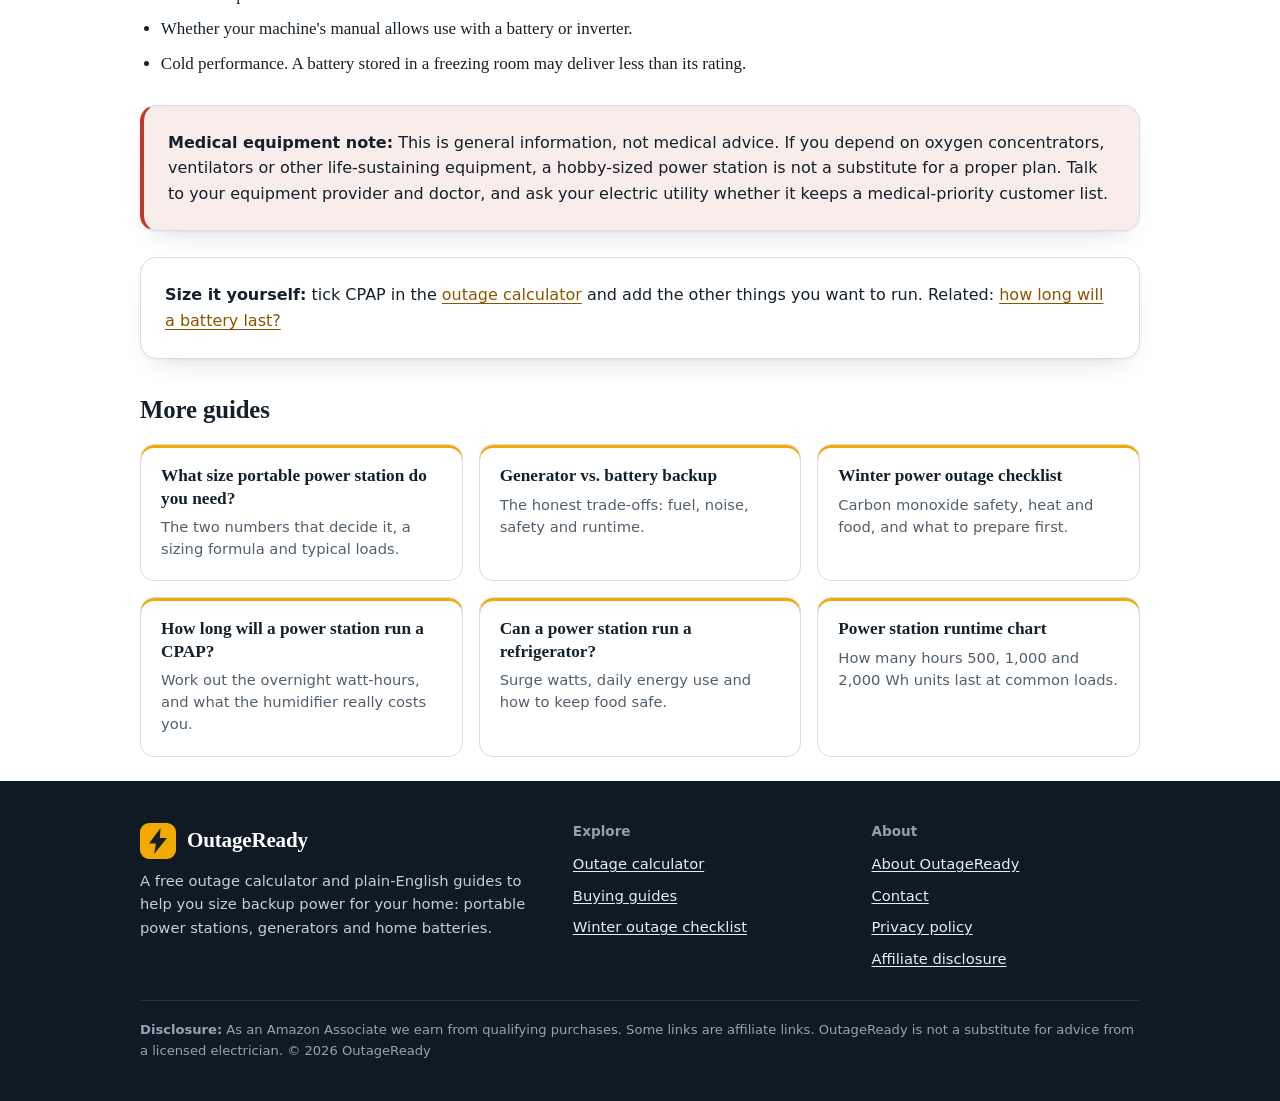
<file: guides/cpap-battery-backup.html>
<!doctype html>
<html lang="en"><head><meta charset="utf-8"><meta name="viewport" content="width=device-width,initial-scale=1">
<title>How Long Will a Power Station Run a CPAP? – OutageReady</title><meta name="description" content="How to work out how long a portable power station or battery will run your CPAP machine overnight, and what changes the answer: humidifier, heated hose, DC cord.">
<link rel="canonical" href="https://outageready.netlify.app/guides/cpap-battery-backup.html">
<link rel="icon" type="image/svg+xml" href="/favicon.svg"><link rel="apple-touch-icon" href="/apple-touch-icon.png"><meta name="theme-color" content="#f2a900">
<meta property="og:type" content="website"><meta property="og:site_name" content="OutageReady">
<meta property="og:title" content="How Long Will a Power Station Run a CPAP? – OutageReady"><meta property="og:description" content="How to work out how long a portable power station or battery will run your CPAP machine overnight, and what changes the answer: humidifier, heated hose, DC cord.">
<meta property="og:url" content="https://outageready.netlify.app/guides/cpap-battery-backup.html"><meta property="og:image" content="https://outageready.netlify.app/og-image.png">
<meta name="twitter:card" content="summary_large_image">
<link rel="stylesheet" href="/style.css">
<script async src="https://www.googletagmanager.com/gtag/js?id=G-VD6P0Z7NSE"></script>
<script>window.dataLayer=window.dataLayer||[];function gtag(){dataLayer.push(arguments)}gtag("js",new Date());gtag("config","G-VD6P0Z7NSE",{page_location:location.origin+location.pathname+location.search});</script>
<meta name="google-adsense-account" content="ca-pub-1399340452541176">
<script async src="https://pagead2.googlesyndication.com/pagead/js/adsbygoogle.js?client=ca-pub-1399340452541176" crossorigin="anonymous"></script>
<script type="application/ld+json">{"@context":"https://schema.org","@type":"Article","headline":"How Long Will a Power Station Run a CPAP?","author":{"@type":"Organization","name":"OutageReady"},"datePublished":"2026-11-01"}</script>
</head><body>
<a class="skip" href="#main">Skip to content</a>
<header class="top"><div class="w"><a class="brand" href="/"><svg aria-hidden="true" xmlns="http://www.w3.org/2000/svg" viewBox="0 0 32 32"><rect width="32" height="32" rx="8" fill="#f2a900"/><path fill="#14202b" d="M18.300 4.500 8 18.200h6.200l-1.700 9.300L24 13.300h-6.400z"/></svg>OutageReady</a><nav class="main" aria-label="Main"><a href="/">Calculator</a><a href="/guides/" aria-current="page">Guides</a><a href="/about/">About</a></nav></div></header>
<div class="band"><div class="w"><p class="crumbs"><a href="/">Calculator</a> / <a href="/guides/">Guides</a></p><h1>How long will a power station run a CPAP?</h1><p class="lead">A CPAP is one of the easier things to back up. Many draw well under 100 W, so even a small battery can cover a night. The catch is that the answer depends heavily on your pressure setting and on whether the humidifier and heated hose are on.</p></div></div>
<main id="main" class="w">
<p class="note">Updated November 1, 2026 · 4 min read</p>
<p class="d">Disclosure: we earn a commission on qualifying purchases made through links on this site. <a href="/disclosure.html">Details</a>.</p>



<h2>Find your machine's real draw</h2>
<ol>
<li>Check the power rating on the machine's label or in the manual. Manufacturers often publish average consumption figures for the machine alone and with humidification.</li>
<li>For the most accurate figure, plug it into a cheap plug-in watt meter for a night and read the watt-hours used.</li>
</ol>

<h2>The quick estimate</h2>
<p><strong>Watt-hours needed = average watts × hours of sleep.</strong> Add roughly 15-20% for inverter losses. For example, a machine averaging 40 W for 8 hours uses 320 Wh, so about 375 Wh with losses.</p>
<table>
<tr><th>Average draw</th><th>8-hour night</th><th>With ~15% losses</th></tr>
<tr><td>30 W (no humidifier)</td><td>240 Wh</td><td>~275 Wh</td></tr>
<tr><td>60 W (humidifier on)</td><td>480 Wh</td><td>~550 Wh</td></tr>
<tr><td>90 W (humidifier + heated hose)</td><td>720 Wh</td><td>~830 Wh</td></tr>
</table>
<p>Those are illustrative. Your machine and settings decide the real numbers.</p>

<h2>Ways to stretch the battery</h2>
<ul>
<li><strong>Turn the heated humidifier off</strong> during an outage, or use it on a low setting. It is usually the biggest draw. Ask your provider whether that is fine for you.</li>
<li><strong>Use the machine's DC cord</strong> if it has one. Running DC directly avoids the loss from converting to AC and back, and some units are efficient this way. Use only the cord your manufacturer approves.</li>
<li><strong>Multiple nights?</strong> Plan how you will recharge: solar input, a car charger, or a generator that is run outdoors.</li>
</ul>

<h2>Check these before you buy</h2>
<ul>
<li>An AC output that works well with sensitive electronics; most reputable power stations do, but check the spec.</li>
<li>Whether your machine's manual allows use with a battery or inverter.</li>
<li>Cold performance. A battery stored in a freezing room may deliver less than its rating.</li>
</ul>

<div class="card warn"><strong>Medical equipment note:</strong> This is general information, not medical advice. If you depend on oxygen concentrators, ventilators or other life-sustaining equipment, a hobby-sized power station is not a substitute for a proper plan. Talk to your equipment provider and doctor, and ask your electric utility whether it keeps a medical-priority customer list.</div>

<div class="card"><strong>Size it yourself:</strong> tick CPAP in the <a href="/#calculator">outage calculator</a> and add the other things you want to run. Related: <a href="/guides/how-long-will-battery-last.html">how long will a battery last?</a></div>
<h2>More guides</h2><ul class="cards"><li><a href="/guides/portable-power-station-size.html"><strong>What size portable power station do you need?</strong><span>The two numbers that decide it, a sizing formula and typical loads.</span></a></li><li><a href="/guides/generator-vs-battery.html"><strong>Generator vs. battery backup</strong><span>The honest trade-offs: fuel, noise, safety and runtime.</span></a></li><li><a href="/guides/winter-outage-checklist.html"><strong>Winter power outage checklist</strong><span>Carbon monoxide safety, heat and food, and what to prepare first.</span></a></li><li><a href="/guides/cpap-battery-backup.html"><strong>How long will a power station run a CPAP?</strong><span>Work out the overnight watt-hours, and what the humidifier really costs you.</span></a></li><li><a href="/guides/power-station-run-refrigerator.html"><strong>Can a power station run a refrigerator?</strong><span>Surge watts, daily energy use and how to keep food safe.</span></a></li><li><a href="/guides/how-long-will-battery-last.html"><strong>Power station runtime chart</strong><span>How many hours 500, 1,000 and 2,000 Wh units last at common loads.</span></a></li></ul>
</main>
<footer class="foot"><div class="w">
<div class="cols">
<div><a class="brand" href="/"><svg aria-hidden="true" xmlns="http://www.w3.org/2000/svg" viewBox="0 0 32 32"><rect width="32" height="32" rx="8" fill="#f2a900"/><path fill="#14202b" d="M18.300 4.500 8 18.200h6.200l-1.700 9.300L24 13.300h-6.400z"/></svg>OutageReady</a><p>A free outage calculator and plain-English guides to help you size backup power for your home: portable power stations, generators and home batteries.</p></div>
<div><h3>Explore</h3><ul><li><a href="/">Outage calculator</a></li><li><a href="/guides/">Buying guides</a></li><li><a href="/guides/winter-outage-checklist.html">Winter outage checklist</a></li></ul></div>
<div><h3>About</h3><ul><li><a href="/about/">About OutageReady</a></li><li><a href="/contact/">Contact</a></li><li><a href="/privacy.html">Privacy policy</a></li><li><a href="/disclosure.html">Affiliate disclosure</a></li></ul></div>
</div>
<p class="fine"><b>Disclosure:</b> As an Amazon Associate we earn from qualifying purchases. Some links are affiliate links. OutageReady is not a substitute for advice from a licensed electrician. &copy; 2026 OutageReady</p>
</div></footer></body></html>
</file>
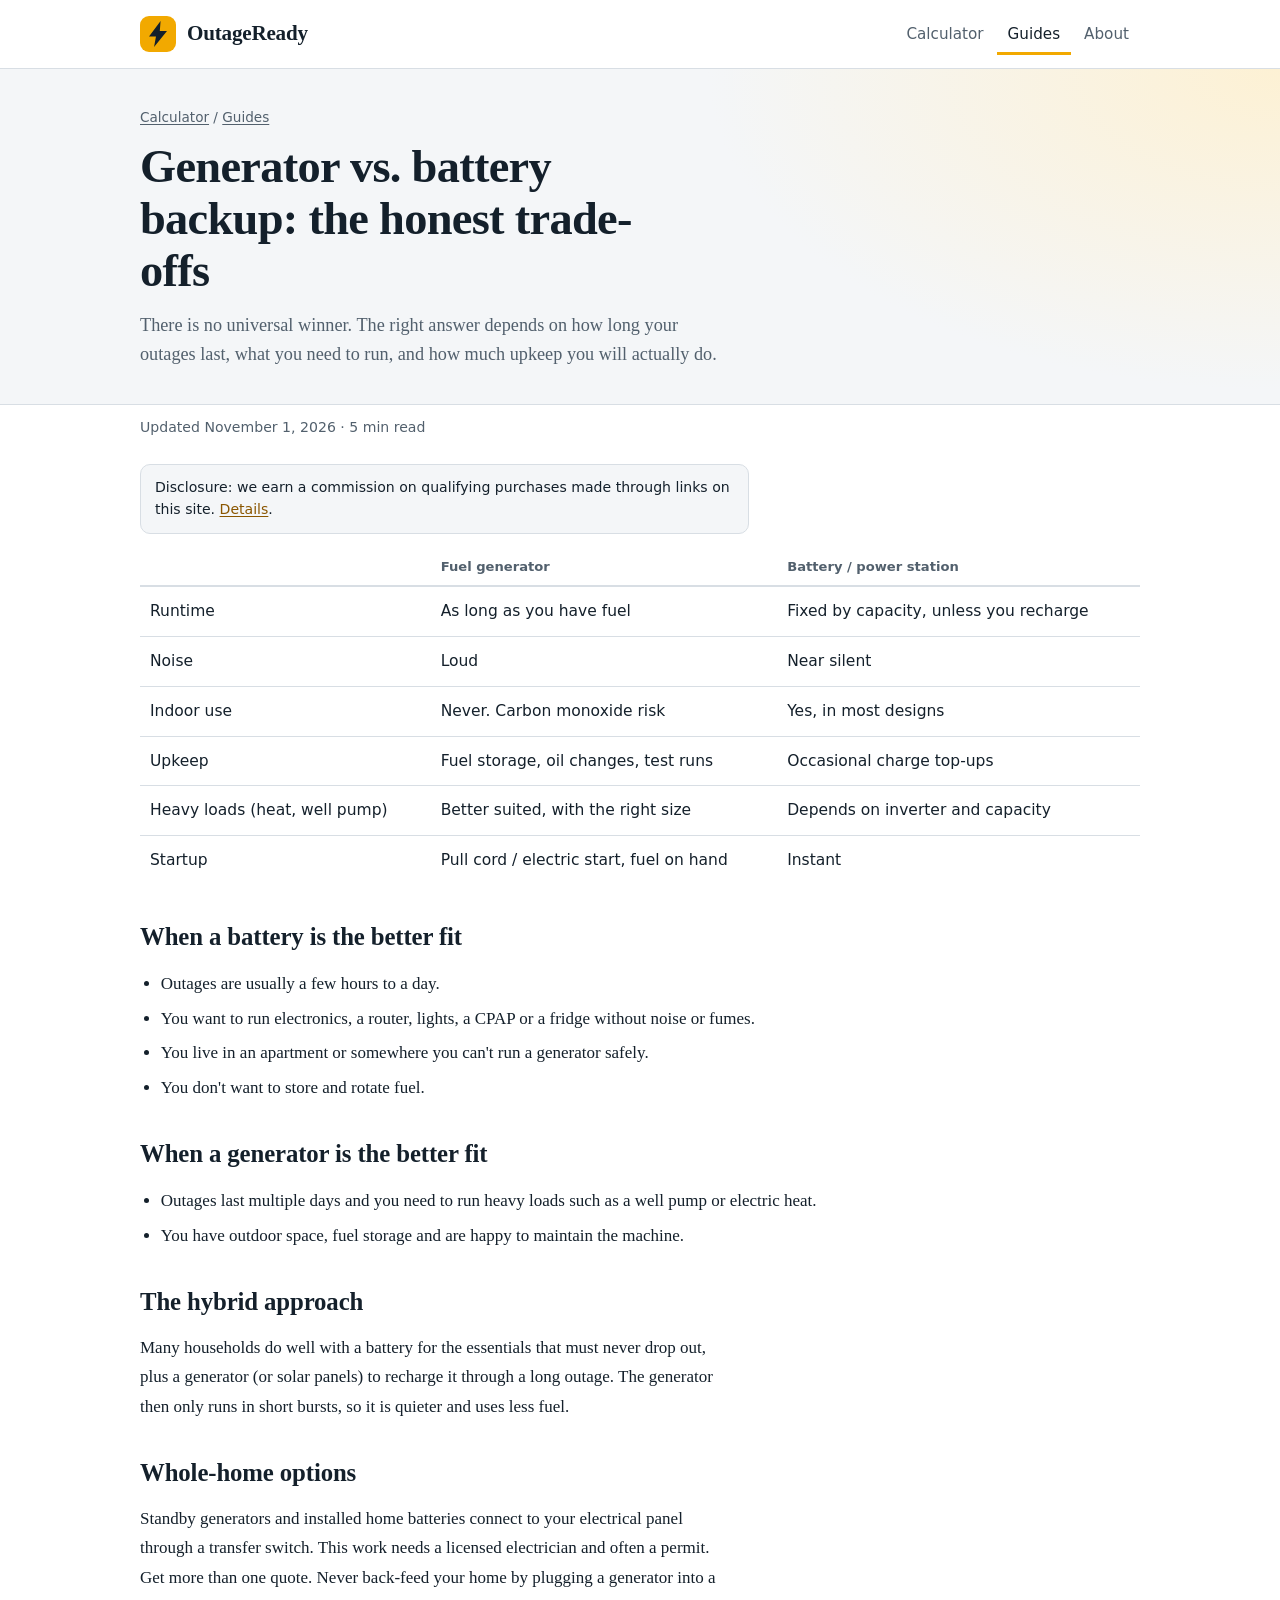
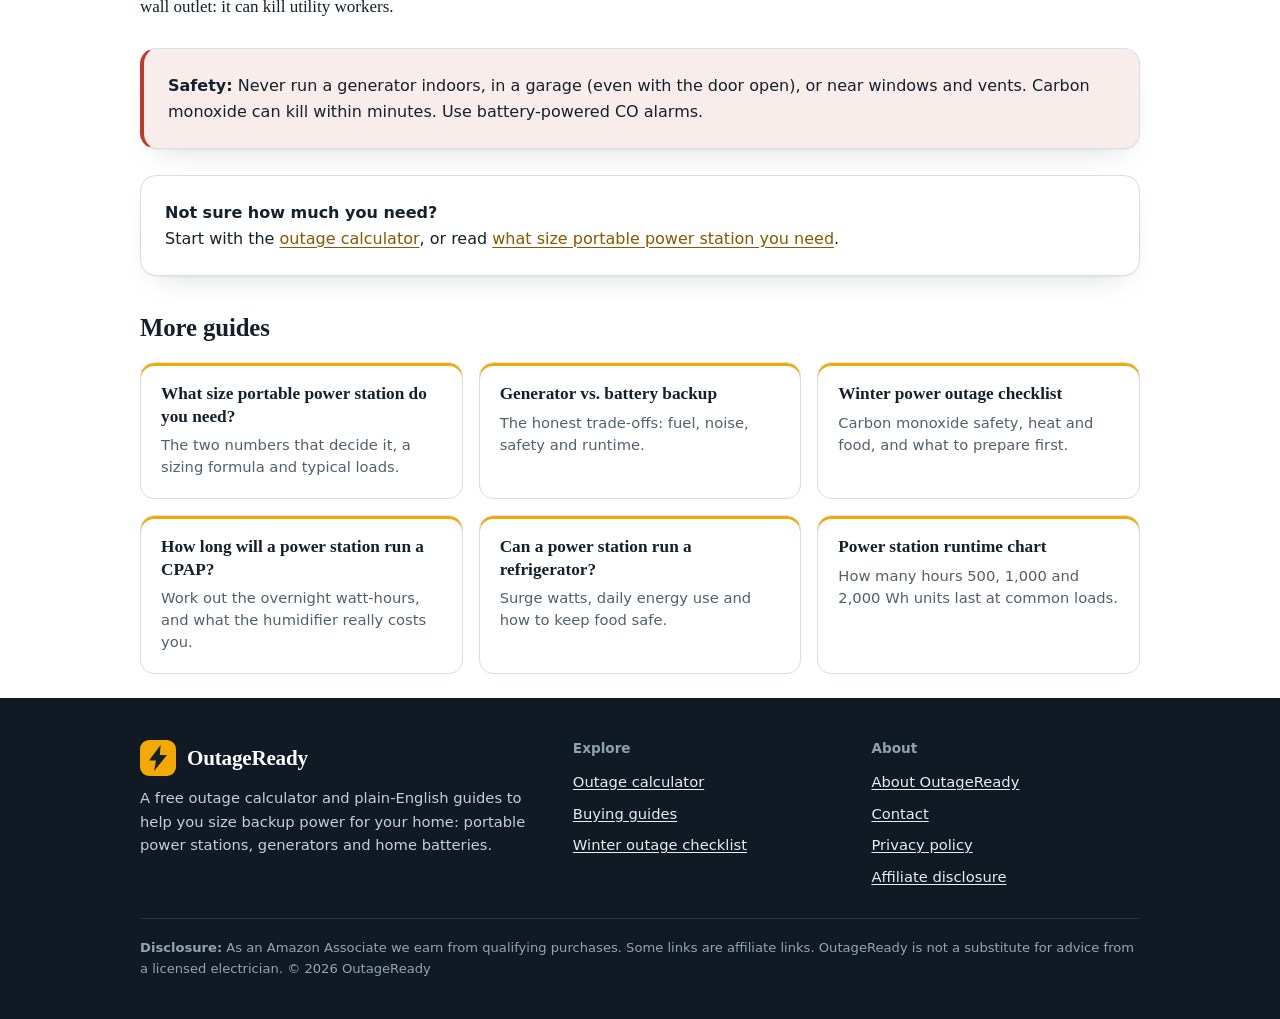
<file: guides/generator-vs-battery.html>
<!doctype html>
<html lang="en"><head><meta charset="utf-8"><meta name="viewport" content="width=device-width,initial-scale=1">
<title>Generator vs. Battery Backup: Honest Trade-Offs – OutageReady</title><meta name="description" content="Should you buy a generator or a battery for home backup? A straightforward comparison of runtime, safety, noise, upkeep and cost.">
<link rel="canonical" href="https://outageready.netlify.app/guides/generator-vs-battery.html">
<link rel="icon" type="image/svg+xml" href="/favicon.svg"><link rel="apple-touch-icon" href="/apple-touch-icon.png"><meta name="theme-color" content="#f2a900">
<meta property="og:type" content="website"><meta property="og:site_name" content="OutageReady">
<meta property="og:title" content="Generator vs. Battery Backup: Honest Trade-Offs – OutageReady"><meta property="og:description" content="Should you buy a generator or a battery for home backup? A straightforward comparison of runtime, safety, noise, upkeep and cost.">
<meta property="og:url" content="https://outageready.netlify.app/guides/generator-vs-battery.html"><meta property="og:image" content="https://outageready.netlify.app/og-image.png">
<meta name="twitter:card" content="summary_large_image">
<link rel="stylesheet" href="/style.css">
<script async src="https://www.googletagmanager.com/gtag/js?id=G-VD6P0Z7NSE"></script>
<script>window.dataLayer=window.dataLayer||[];function gtag(){dataLayer.push(arguments)}gtag("js",new Date());gtag("config","G-VD6P0Z7NSE",{page_location:location.origin+location.pathname+location.search});</script>
<meta name="google-adsense-account" content="ca-pub-1399340452541176">
<script async src="https://pagead2.googlesyndication.com/pagead/js/adsbygoogle.js?client=ca-pub-1399340452541176" crossorigin="anonymous"></script>
<script type="application/ld+json">{"@context":"https://schema.org","@type":"Article","headline":"Generator vs. Battery Backup: Honest Trade-Offs","author":{"@type":"Organization","name":"OutageReady"},"datePublished":"2026-11-01"}</script>
</head><body>
<a class="skip" href="#main">Skip to content</a>
<header class="top"><div class="w"><a class="brand" href="/"><svg aria-hidden="true" xmlns="http://www.w3.org/2000/svg" viewBox="0 0 32 32"><rect width="32" height="32" rx="8" fill="#f2a900"/><path fill="#14202b" d="M18.300 4.500 8 18.200h6.200l-1.700 9.300L24 13.300h-6.400z"/></svg>OutageReady</a><nav class="main" aria-label="Main"><a href="/">Calculator</a><a href="/guides/" aria-current="page">Guides</a><a href="/about/">About</a></nav></div></header>
<div class="band"><div class="w"><p class="crumbs"><a href="/">Calculator</a> / <a href="/guides/">Guides</a></p><h1>Generator vs. battery backup: the honest trade-offs</h1><p class="lead">There is no universal winner. The right answer depends on how long your outages last, what you need to run, and how much upkeep you will actually do.</p></div></div>
<main id="main" class="w">
<p class="note">Updated November 1, 2026 · 5 min read</p>
<p class="d">Disclosure: we earn a commission on qualifying purchases made through links on this site. <a href="/disclosure.html">Details</a>.</p>



<table>
<tr><th></th><th>Fuel generator</th><th>Battery / power station</th></tr>
<tr><td>Runtime</td><td>As long as you have fuel</td><td>Fixed by capacity, unless you recharge</td></tr>
<tr><td>Noise</td><td>Loud</td><td>Near silent</td></tr>
<tr><td>Indoor use</td><td>Never. Carbon monoxide risk</td><td>Yes, in most designs</td></tr>
<tr><td>Upkeep</td><td>Fuel storage, oil changes, test runs</td><td>Occasional charge top-ups</td></tr>
<tr><td>Heavy loads (heat, well pump)</td><td>Better suited, with the right size</td><td>Depends on inverter and capacity</td></tr>
<tr><td>Startup</td><td>Pull cord / electric start, fuel on hand</td><td>Instant</td></tr>
</table>

<h2>When a battery is the better fit</h2>
<ul>
<li>Outages are usually a few hours to a day.</li>
<li>You want to run electronics, a router, lights, a CPAP or a fridge without noise or fumes.</li>
<li>You live in an apartment or somewhere you can't run a generator safely.</li>
<li>You don't want to store and rotate fuel.</li>
</ul>

<h2>When a generator is the better fit</h2>
<ul>
<li>Outages last multiple days and you need to run heavy loads such as a well pump or electric heat.</li>
<li>You have outdoor space, fuel storage and are happy to maintain the machine.</li>
</ul>

<h2>The hybrid approach</h2>
<p>Many households do well with a battery for the essentials that must never drop out, plus a generator (or solar panels) to recharge it through a long outage. The generator then only runs in short bursts, so it is quieter and uses less fuel.</p>

<h2>Whole-home options</h2>
<p>Standby generators and installed home batteries connect to your electrical panel through a transfer switch. This work needs a licensed electrician and often a permit. Get more than one quote. Never back-feed your home by plugging a generator into a wall outlet: it can kill utility workers.</p>

<div class="card warn"><strong>Safety:</strong> Never run a generator indoors, in a garage (even with the door open), or near windows and vents. Carbon monoxide can kill within minutes. Use battery-powered CO alarms.</div>

<div class="card"><strong>Not sure how much you need?</strong><br>Start with the <a href="/#calculator">outage calculator</a>, or read <a href="/guides/portable-power-station-size.html">what size portable power station you need</a>.</div>
<h2>More guides</h2><ul class="cards"><li><a href="/guides/portable-power-station-size.html"><strong>What size portable power station do you need?</strong><span>The two numbers that decide it, a sizing formula and typical loads.</span></a></li><li><a href="/guides/generator-vs-battery.html"><strong>Generator vs. battery backup</strong><span>The honest trade-offs: fuel, noise, safety and runtime.</span></a></li><li><a href="/guides/winter-outage-checklist.html"><strong>Winter power outage checklist</strong><span>Carbon monoxide safety, heat and food, and what to prepare first.</span></a></li><li><a href="/guides/cpap-battery-backup.html"><strong>How long will a power station run a CPAP?</strong><span>Work out the overnight watt-hours, and what the humidifier really costs you.</span></a></li><li><a href="/guides/power-station-run-refrigerator.html"><strong>Can a power station run a refrigerator?</strong><span>Surge watts, daily energy use and how to keep food safe.</span></a></li><li><a href="/guides/how-long-will-battery-last.html"><strong>Power station runtime chart</strong><span>How many hours 500, 1,000 and 2,000 Wh units last at common loads.</span></a></li></ul>
</main>
<footer class="foot"><div class="w">
<div class="cols">
<div><a class="brand" href="/"><svg aria-hidden="true" xmlns="http://www.w3.org/2000/svg" viewBox="0 0 32 32"><rect width="32" height="32" rx="8" fill="#f2a900"/><path fill="#14202b" d="M18.300 4.500 8 18.200h6.200l-1.700 9.300L24 13.300h-6.400z"/></svg>OutageReady</a><p>A free outage calculator and plain-English guides to help you size backup power for your home: portable power stations, generators and home batteries.</p></div>
<div><h3>Explore</h3><ul><li><a href="/">Outage calculator</a></li><li><a href="/guides/">Buying guides</a></li><li><a href="/guides/winter-outage-checklist.html">Winter outage checklist</a></li></ul></div>
<div><h3>About</h3><ul><li><a href="/about/">About OutageReady</a></li><li><a href="/contact/">Contact</a></li><li><a href="/privacy.html">Privacy policy</a></li><li><a href="/disclosure.html">Affiliate disclosure</a></li></ul></div>
</div>
<p class="fine"><b>Disclosure:</b> As an Amazon Associate we earn from qualifying purchases. Some links are affiliate links. OutageReady is not a substitute for advice from a licensed electrician. &copy; 2026 OutageReady</p>
</div></footer></body></html>
</file>
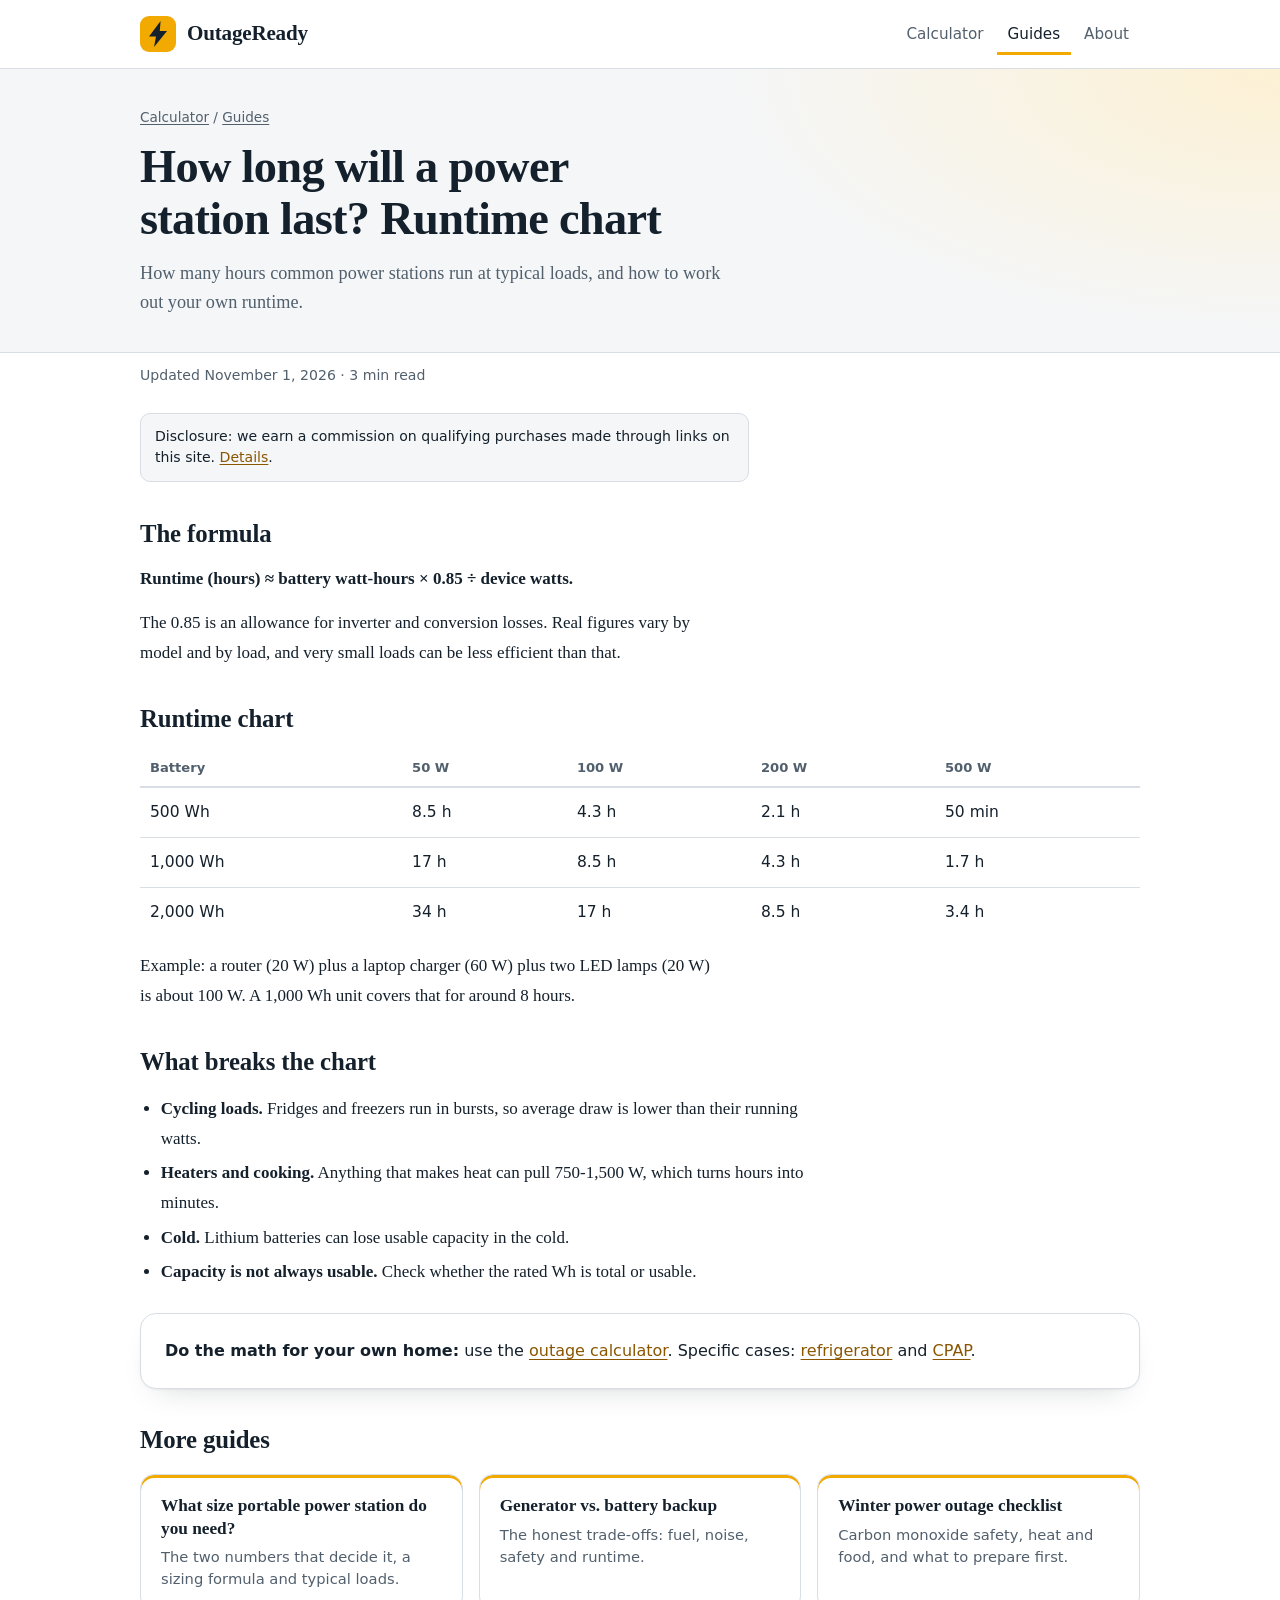
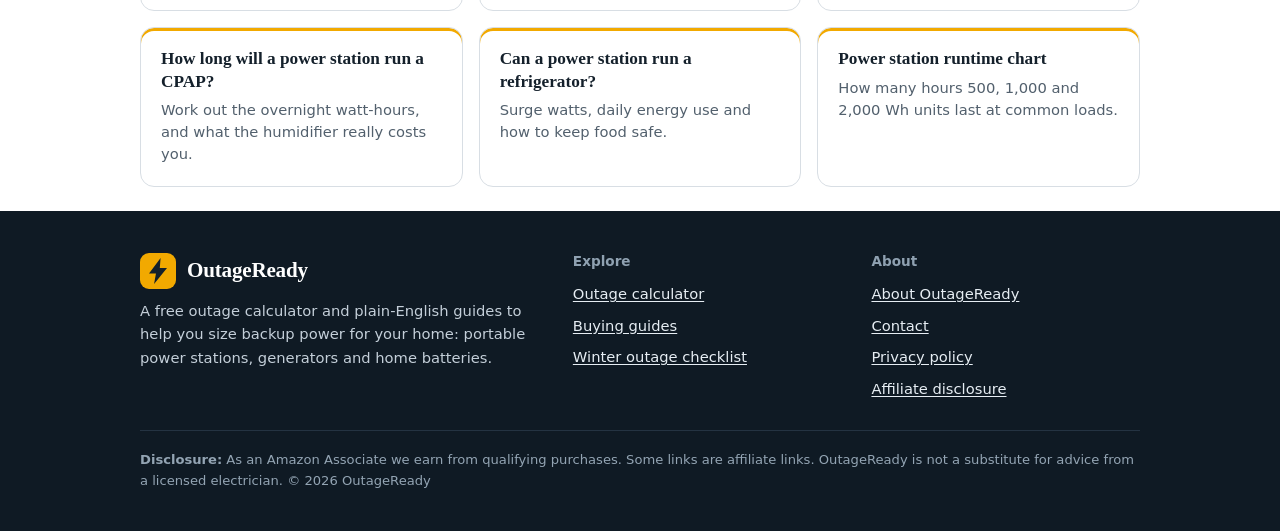
<file: guides/how-long-will-battery-last.html>
<!doctype html>
<html lang="en"><head><meta charset="utf-8"><meta name="viewport" content="width=device-width,initial-scale=1">
<title>How Long Will a Power Station Last? Runtime Chart – OutageReady</title><meta name="description" content="Runtime chart for portable power stations: how many hours 500, 1,000 and 2,000 Wh units run devices from 50 W to 500 W, plus the formula.">
<link rel="canonical" href="https://outageready.netlify.app/guides/how-long-will-battery-last.html">
<link rel="icon" type="image/svg+xml" href="/favicon.svg"><link rel="apple-touch-icon" href="/apple-touch-icon.png"><meta name="theme-color" content="#f2a900">
<meta property="og:type" content="website"><meta property="og:site_name" content="OutageReady">
<meta property="og:title" content="How Long Will a Power Station Last? Runtime Chart – OutageReady"><meta property="og:description" content="Runtime chart for portable power stations: how many hours 500, 1,000 and 2,000 Wh units run devices from 50 W to 500 W, plus the formula.">
<meta property="og:url" content="https://outageready.netlify.app/guides/how-long-will-battery-last.html"><meta property="og:image" content="https://outageready.netlify.app/og-image.png">
<meta name="twitter:card" content="summary_large_image">
<link rel="stylesheet" href="/style.css">
<script async src="https://www.googletagmanager.com/gtag/js?id=G-VD6P0Z7NSE"></script>
<script>window.dataLayer=window.dataLayer||[];function gtag(){dataLayer.push(arguments)}gtag("js",new Date());gtag("config","G-VD6P0Z7NSE",{page_location:location.origin+location.pathname+location.search});</script>
<meta name="google-adsense-account" content="ca-pub-1399340452541176">
<script async src="https://pagead2.googlesyndication.com/pagead/js/adsbygoogle.js?client=ca-pub-1399340452541176" crossorigin="anonymous"></script>
<script type="application/ld+json">{"@context":"https://schema.org","@type":"Article","headline":"How Long Will a Power Station Last? Runtime Chart","author":{"@type":"Organization","name":"OutageReady"},"datePublished":"2026-11-01"}</script>
</head><body>
<a class="skip" href="#main">Skip to content</a>
<header class="top"><div class="w"><a class="brand" href="/"><svg aria-hidden="true" xmlns="http://www.w3.org/2000/svg" viewBox="0 0 32 32"><rect width="32" height="32" rx="8" fill="#f2a900"/><path fill="#14202b" d="M18.300 4.500 8 18.200h6.200l-1.700 9.300L24 13.300h-6.400z"/></svg>OutageReady</a><nav class="main" aria-label="Main"><a href="/">Calculator</a><a href="/guides/" aria-current="page">Guides</a><a href="/about/">About</a></nav></div></header>
<div class="band"><div class="w"><p class="crumbs"><a href="/">Calculator</a> / <a href="/guides/">Guides</a></p><h1>How long will a power station last? Runtime chart</h1><p class="lead">How many hours common power stations run at typical loads, and how to work out your own runtime.</p></div></div>
<main id="main" class="w">
<p class="note">Updated November 1, 2026 · 3 min read</p>
<p class="d">Disclosure: we earn a commission on qualifying purchases made through links on this site. <a href="/disclosure.html">Details</a>.</p>

<h2>The formula</h2>
<p><strong>Runtime (hours) ≈ battery watt-hours × 0.85 ÷ device watts.</strong></p>
<p>The 0.85 is an allowance for inverter and conversion losses. Real figures vary by model and by load, and very small loads can be less efficient than that.</p>

<h2>Runtime chart</h2>
<table>
<tr><th>Battery</th><th>50 W</th><th>100 W</th><th>200 W</th><th>500 W</th></tr>
<tr><td>500 Wh</td><td>8.5 h</td><td>4.3 h</td><td>2.1 h</td><td>50 min</td></tr>
<tr><td>1,000 Wh</td><td>17 h</td><td>8.5 h</td><td>4.3 h</td><td>1.7 h</td></tr>
<tr><td>2,000 Wh</td><td>34 h</td><td>17 h</td><td>8.5 h</td><td>3.4 h</td></tr>
</table>
<p>Example: a router (20 W) plus a laptop charger (60 W) plus two LED lamps (20 W) is about 100 W. A 1,000 Wh unit covers that for around 8 hours.</p>

<h2>What breaks the chart</h2>
<ul>
<li><strong>Cycling loads.</strong> Fridges and freezers run in bursts, so average draw is lower than their running watts.</li>
<li><strong>Heaters and cooking.</strong> Anything that makes heat can pull 750-1,500 W, which turns hours into minutes.</li>
<li><strong>Cold.</strong> Lithium batteries can lose usable capacity in the cold.</li>
<li><strong>Capacity is not always usable.</strong> Check whether the rated Wh is total or usable.</li>
</ul>

<div class="card"><strong>Do the math for your own home:</strong> use the <a href="/#calculator">outage calculator</a>. Specific cases: <a href="/guides/power-station-run-refrigerator.html">refrigerator</a> and <a href="/guides/cpap-battery-backup.html">CPAP</a>.</div>
<h2>More guides</h2><ul class="cards"><li><a href="/guides/portable-power-station-size.html"><strong>What size portable power station do you need?</strong><span>The two numbers that decide it, a sizing formula and typical loads.</span></a></li><li><a href="/guides/generator-vs-battery.html"><strong>Generator vs. battery backup</strong><span>The honest trade-offs: fuel, noise, safety and runtime.</span></a></li><li><a href="/guides/winter-outage-checklist.html"><strong>Winter power outage checklist</strong><span>Carbon monoxide safety, heat and food, and what to prepare first.</span></a></li><li><a href="/guides/cpap-battery-backup.html"><strong>How long will a power station run a CPAP?</strong><span>Work out the overnight watt-hours, and what the humidifier really costs you.</span></a></li><li><a href="/guides/power-station-run-refrigerator.html"><strong>Can a power station run a refrigerator?</strong><span>Surge watts, daily energy use and how to keep food safe.</span></a></li><li><a href="/guides/how-long-will-battery-last.html"><strong>Power station runtime chart</strong><span>How many hours 500, 1,000 and 2,000 Wh units last at common loads.</span></a></li></ul>
</main>
<footer class="foot"><div class="w">
<div class="cols">
<div><a class="brand" href="/"><svg aria-hidden="true" xmlns="http://www.w3.org/2000/svg" viewBox="0 0 32 32"><rect width="32" height="32" rx="8" fill="#f2a900"/><path fill="#14202b" d="M18.300 4.500 8 18.200h6.200l-1.700 9.300L24 13.300h-6.400z"/></svg>OutageReady</a><p>A free outage calculator and plain-English guides to help you size backup power for your home: portable power stations, generators and home batteries.</p></div>
<div><h3>Explore</h3><ul><li><a href="/">Outage calculator</a></li><li><a href="/guides/">Buying guides</a></li><li><a href="/guides/winter-outage-checklist.html">Winter outage checklist</a></li></ul></div>
<div><h3>About</h3><ul><li><a href="/about/">About OutageReady</a></li><li><a href="/contact/">Contact</a></li><li><a href="/privacy.html">Privacy policy</a></li><li><a href="/disclosure.html">Affiliate disclosure</a></li></ul></div>
</div>
<p class="fine"><b>Disclosure:</b> As an Amazon Associate we earn from qualifying purchases. Some links are affiliate links. OutageReady is not a substitute for advice from a licensed electrician. &copy; 2026 OutageReady</p>
</div></footer></body></html>
</file>
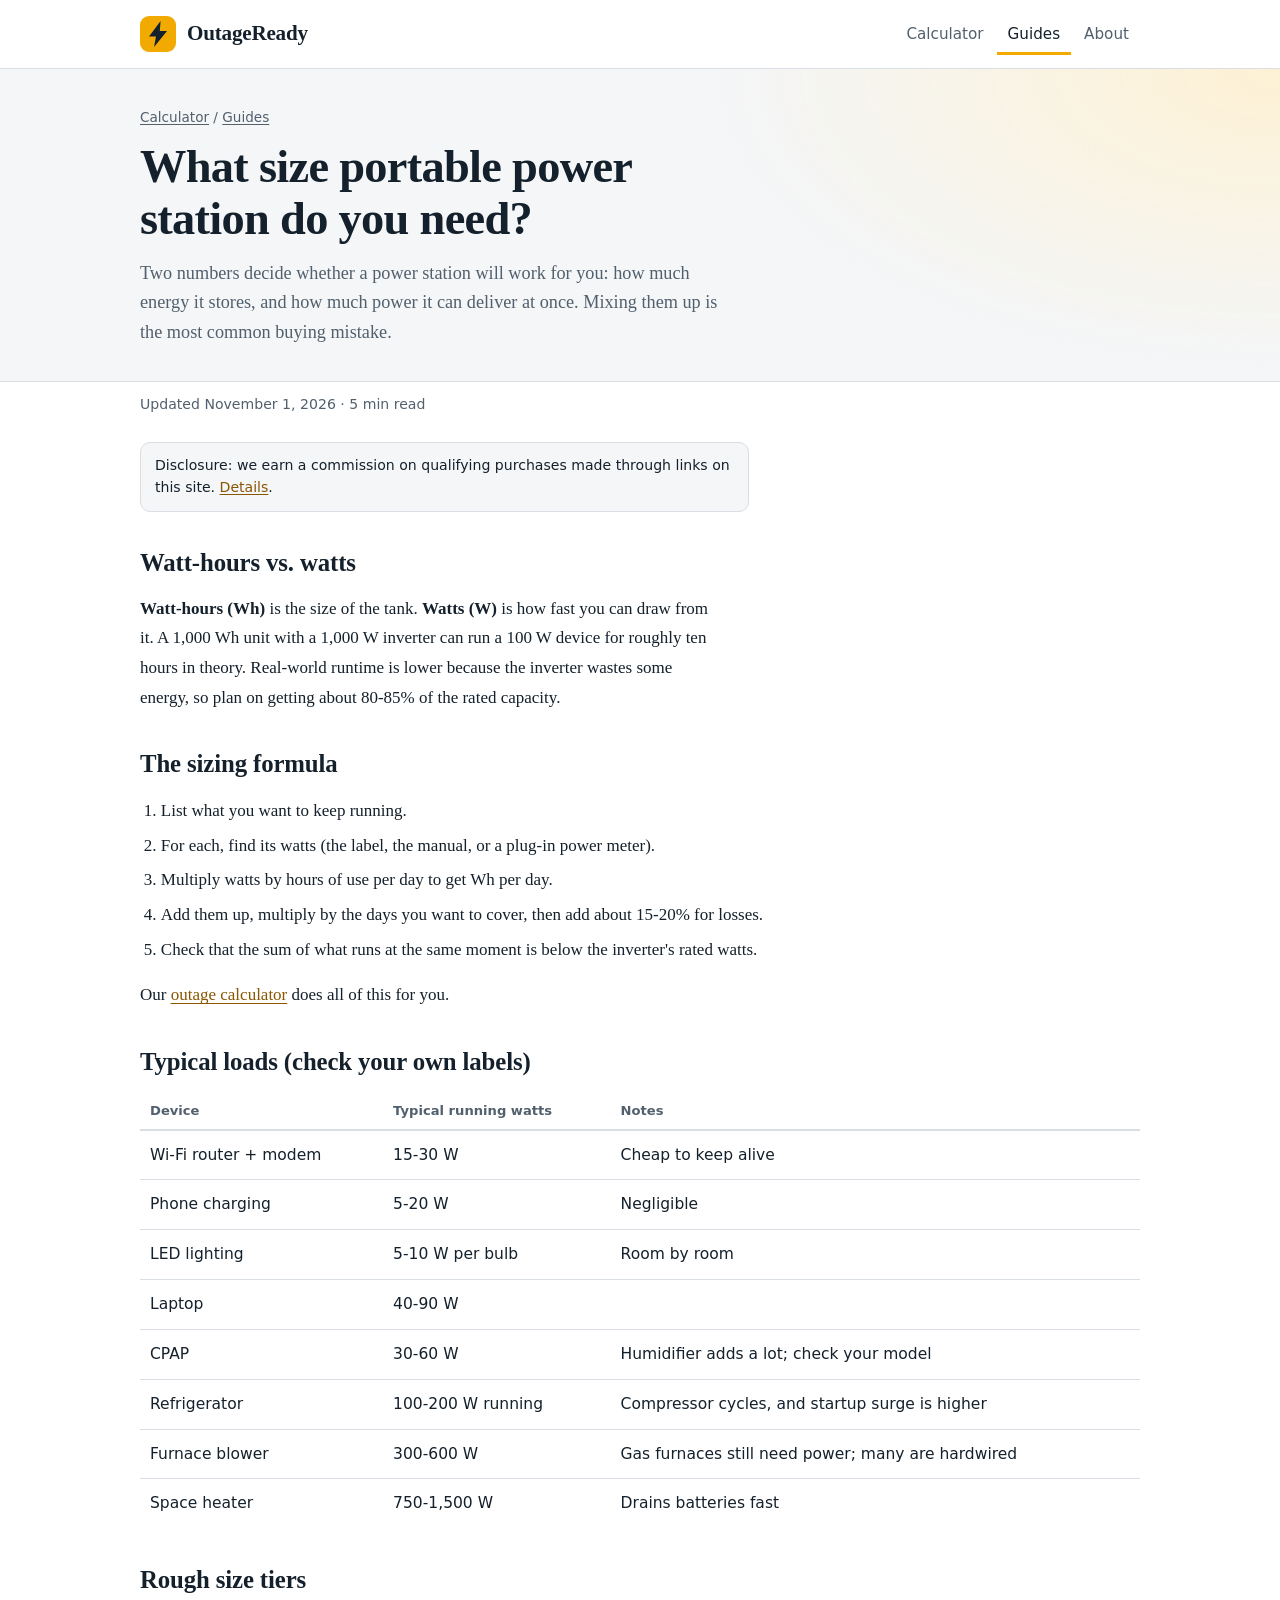
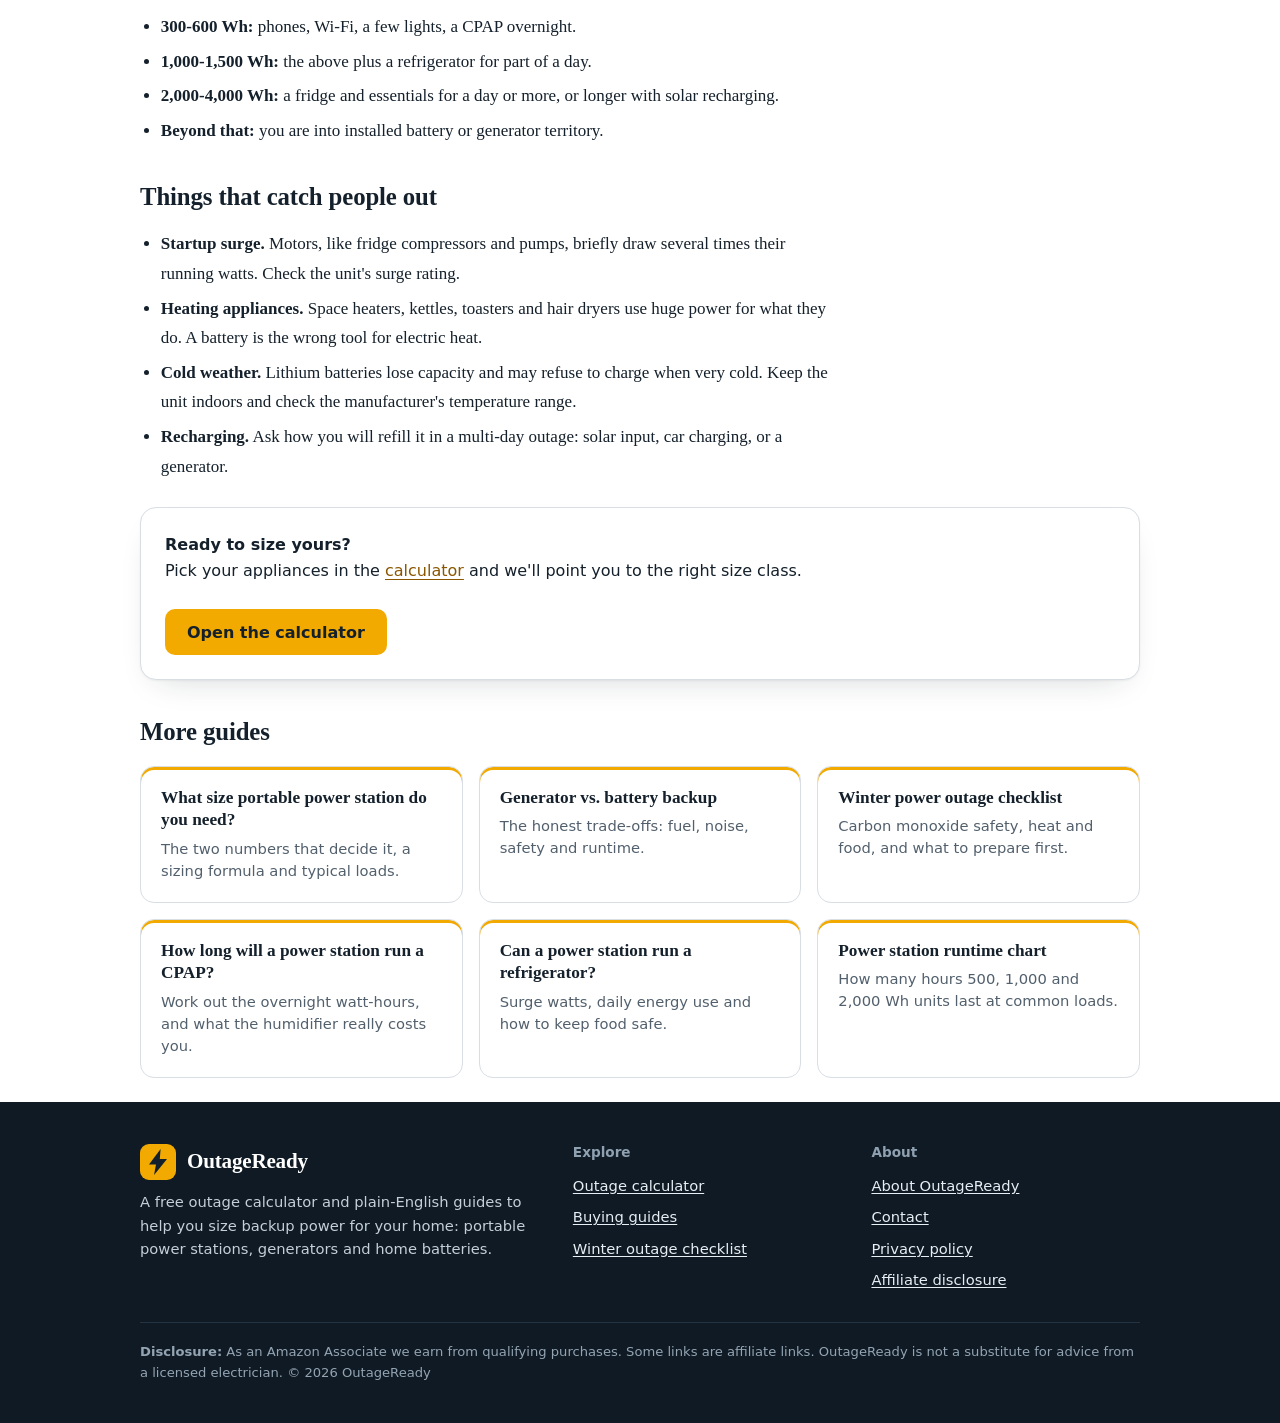
<file: guides/portable-power-station-size.html>
<!doctype html>
<html lang="en"><head><meta charset="utf-8"><meta name="viewport" content="width=device-width,initial-scale=1">
<title>What Size Portable Power Station Do You Need? – OutageReady</title><meta name="description" content="A plain-English way to size a portable power station for a home outage: watt-hours, inverter watts, and realistic examples for a fridge, router, CPAP and more.">
<link rel="canonical" href="https://outageready.netlify.app/guides/portable-power-station-size.html">
<link rel="icon" type="image/svg+xml" href="/favicon.svg"><link rel="apple-touch-icon" href="/apple-touch-icon.png"><meta name="theme-color" content="#f2a900">
<meta property="og:type" content="website"><meta property="og:site_name" content="OutageReady">
<meta property="og:title" content="What Size Portable Power Station Do You Need? – OutageReady"><meta property="og:description" content="A plain-English way to size a portable power station for a home outage: watt-hours, inverter watts, and realistic examples for a fridge, router, CPAP and more.">
<meta property="og:url" content="https://outageready.netlify.app/guides/portable-power-station-size.html"><meta property="og:image" content="https://outageready.netlify.app/og-image.png">
<meta name="twitter:card" content="summary_large_image">
<link rel="stylesheet" href="/style.css">
<script async src="https://www.googletagmanager.com/gtag/js?id=G-VD6P0Z7NSE"></script>
<script>window.dataLayer=window.dataLayer||[];function gtag(){dataLayer.push(arguments)}gtag("js",new Date());gtag("config","G-VD6P0Z7NSE",{page_location:location.origin+location.pathname+location.search});</script>
<meta name="google-adsense-account" content="ca-pub-1399340452541176">
<script async src="https://pagead2.googlesyndication.com/pagead/js/adsbygoogle.js?client=ca-pub-1399340452541176" crossorigin="anonymous"></script>
<script type="application/ld+json">{"@context":"https://schema.org","@type":"Article","headline":"What Size Portable Power Station Do You Need?","author":{"@type":"Organization","name":"OutageReady"},"datePublished":"2026-11-01"}</script>
</head><body>
<a class="skip" href="#main">Skip to content</a>
<header class="top"><div class="w"><a class="brand" href="/"><svg aria-hidden="true" xmlns="http://www.w3.org/2000/svg" viewBox="0 0 32 32"><rect width="32" height="32" rx="8" fill="#f2a900"/><path fill="#14202b" d="M18.300 4.500 8 18.200h6.200l-1.700 9.300L24 13.300h-6.400z"/></svg>OutageReady</a><nav class="main" aria-label="Main"><a href="/">Calculator</a><a href="/guides/" aria-current="page">Guides</a><a href="/about/">About</a></nav></div></header>
<div class="band"><div class="w"><p class="crumbs"><a href="/">Calculator</a> / <a href="/guides/">Guides</a></p><h1>What size portable power station do you need?</h1><p class="lead">Two numbers decide whether a power station will work for you: how much energy it stores, and how much power it can deliver at once. Mixing them up is the most common buying mistake.</p></div></div>
<main id="main" class="w">
<p class="note">Updated November 1, 2026 · 5 min read</p>
<p class="d">Disclosure: we earn a commission on qualifying purchases made through links on this site. <a href="/disclosure.html">Details</a>.</p>



<h2>Watt-hours vs. watts</h2>
<p><strong>Watt-hours (Wh)</strong> is the size of the tank. <strong>Watts (W)</strong> is how fast you can draw from it. A 1,000 Wh unit with a 1,000 W inverter can run a 100 W device for roughly ten hours in theory. Real-world runtime is lower because the inverter wastes some energy, so plan on getting about 80-85% of the rated capacity.</p>

<h2>The sizing formula</h2>
<ol>
<li>List what you want to keep running.</li>
<li>For each, find its watts (the label, the manual, or a plug-in power meter).</li>
<li>Multiply watts by hours of use per day to get Wh per day.</li>
<li>Add them up, multiply by the days you want to cover, then add about 15-20% for losses.</li>
<li>Check that the sum of what runs at the same moment is below the inverter's rated watts.</li>
</ol>
<p>Our <a href="/#calculator">outage calculator</a> does all of this for you.</p>

<h2>Typical loads (check your own labels)</h2>
<table>
<tr><th>Device</th><th>Typical running watts</th><th>Notes</th></tr>
<tr><td>Wi-Fi router + modem</td><td>15-30 W</td><td>Cheap to keep alive</td></tr>
<tr><td>Phone charging</td><td>5-20 W</td><td>Negligible</td></tr>
<tr><td>LED lighting</td><td>5-10 W per bulb</td><td>Room by room</td></tr>
<tr><td>Laptop</td><td>40-90 W</td><td></td></tr>
<tr><td>CPAP</td><td>30-60 W</td><td>Humidifier adds a lot; check your model</td></tr>
<tr><td>Refrigerator</td><td>100-200 W running</td><td>Compressor cycles, and startup surge is higher</td></tr>
<tr><td>Furnace blower</td><td>300-600 W</td><td>Gas furnaces still need power; many are hardwired</td></tr>
<tr><td>Space heater</td><td>750-1,500 W</td><td>Drains batteries fast</td></tr>
</table>

<h2>Rough size tiers</h2>
<ul>
<li><strong>300-600 Wh:</strong> phones, Wi-Fi, a few lights, a CPAP overnight.</li>
<li><strong>1,000-1,500 Wh:</strong> the above plus a refrigerator for part of a day.</li>
<li><strong>2,000-4,000 Wh:</strong> a fridge and essentials for a day or more, or longer with solar recharging.</li>
<li><strong>Beyond that:</strong> you are into installed battery or generator territory.</li>
</ul>

<h2>Things that catch people out</h2>
<ul>
<li><strong>Startup surge.</strong> Motors, like fridge compressors and pumps, briefly draw several times their running watts. Check the unit's surge rating.</li>
<li><strong>Heating appliances.</strong> Space heaters, kettles, toasters and hair dryers use huge power for what they do. A battery is the wrong tool for electric heat.</li>
<li><strong>Cold weather.</strong> Lithium batteries lose capacity and may refuse to charge when very cold. Keep the unit indoors and check the manufacturer's temperature range.</li>
<li><strong>Recharging.</strong> Ask how you will refill it in a multi-day outage: solar input, car charging, or a generator.</li>
</ul>

<div class="card"><strong>Ready to size yours?</strong><br>Pick your appliances in the <a href="/#calculator">calculator</a> and we'll point you to the right size class.<br><br><a class="btn" href="/#calculator">Open the calculator</a></div>
<h2>More guides</h2><ul class="cards"><li><a href="/guides/portable-power-station-size.html"><strong>What size portable power station do you need?</strong><span>The two numbers that decide it, a sizing formula and typical loads.</span></a></li><li><a href="/guides/generator-vs-battery.html"><strong>Generator vs. battery backup</strong><span>The honest trade-offs: fuel, noise, safety and runtime.</span></a></li><li><a href="/guides/winter-outage-checklist.html"><strong>Winter power outage checklist</strong><span>Carbon monoxide safety, heat and food, and what to prepare first.</span></a></li><li><a href="/guides/cpap-battery-backup.html"><strong>How long will a power station run a CPAP?</strong><span>Work out the overnight watt-hours, and what the humidifier really costs you.</span></a></li><li><a href="/guides/power-station-run-refrigerator.html"><strong>Can a power station run a refrigerator?</strong><span>Surge watts, daily energy use and how to keep food safe.</span></a></li><li><a href="/guides/how-long-will-battery-last.html"><strong>Power station runtime chart</strong><span>How many hours 500, 1,000 and 2,000 Wh units last at common loads.</span></a></li></ul>
</main>
<footer class="foot"><div class="w">
<div class="cols">
<div><a class="brand" href="/"><svg aria-hidden="true" xmlns="http://www.w3.org/2000/svg" viewBox="0 0 32 32"><rect width="32" height="32" rx="8" fill="#f2a900"/><path fill="#14202b" d="M18.300 4.500 8 18.200h6.200l-1.700 9.300L24 13.300h-6.400z"/></svg>OutageReady</a><p>A free outage calculator and plain-English guides to help you size backup power for your home: portable power stations, generators and home batteries.</p></div>
<div><h3>Explore</h3><ul><li><a href="/">Outage calculator</a></li><li><a href="/guides/">Buying guides</a></li><li><a href="/guides/winter-outage-checklist.html">Winter outage checklist</a></li></ul></div>
<div><h3>About</h3><ul><li><a href="/about/">About OutageReady</a></li><li><a href="/contact/">Contact</a></li><li><a href="/privacy.html">Privacy policy</a></li><li><a href="/disclosure.html">Affiliate disclosure</a></li></ul></div>
</div>
<p class="fine"><b>Disclosure:</b> As an Amazon Associate we earn from qualifying purchases. Some links are affiliate links. OutageReady is not a substitute for advice from a licensed electrician. &copy; 2026 OutageReady</p>
</div></footer></body></html>
</file>
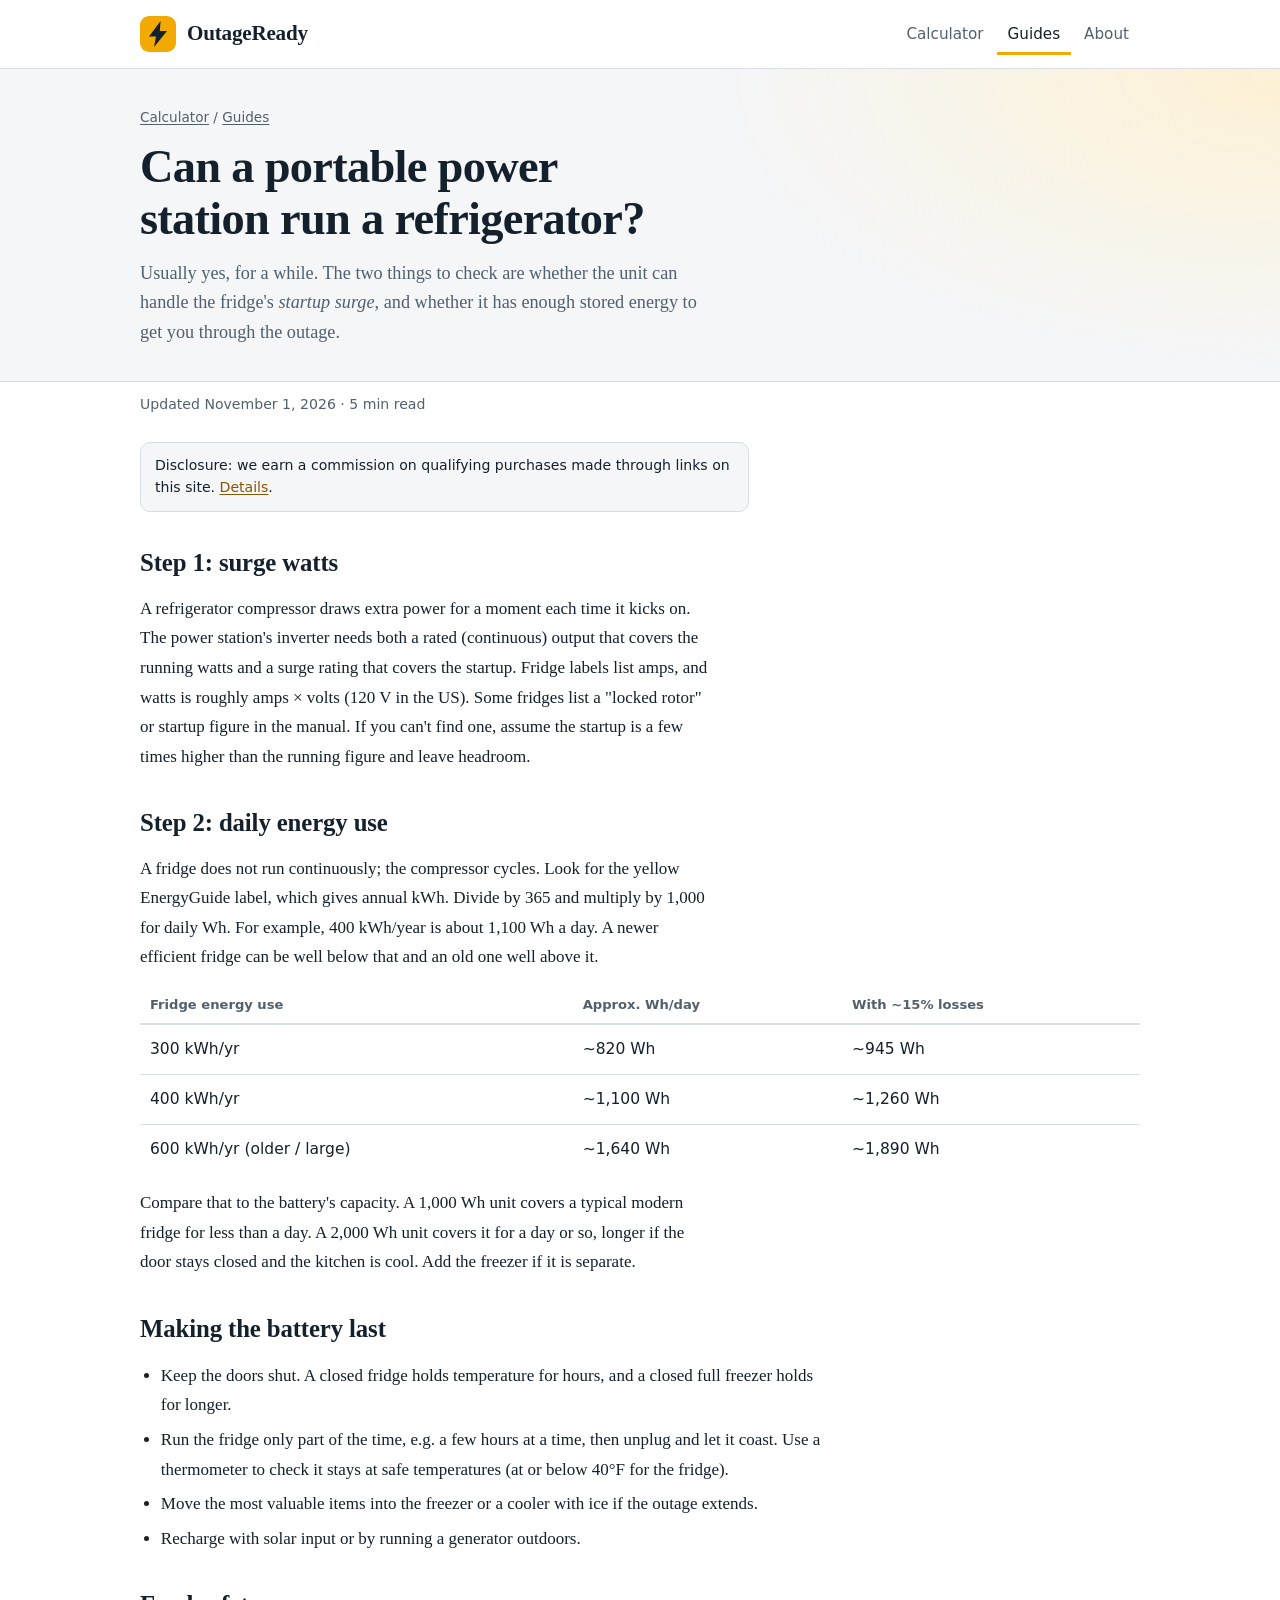
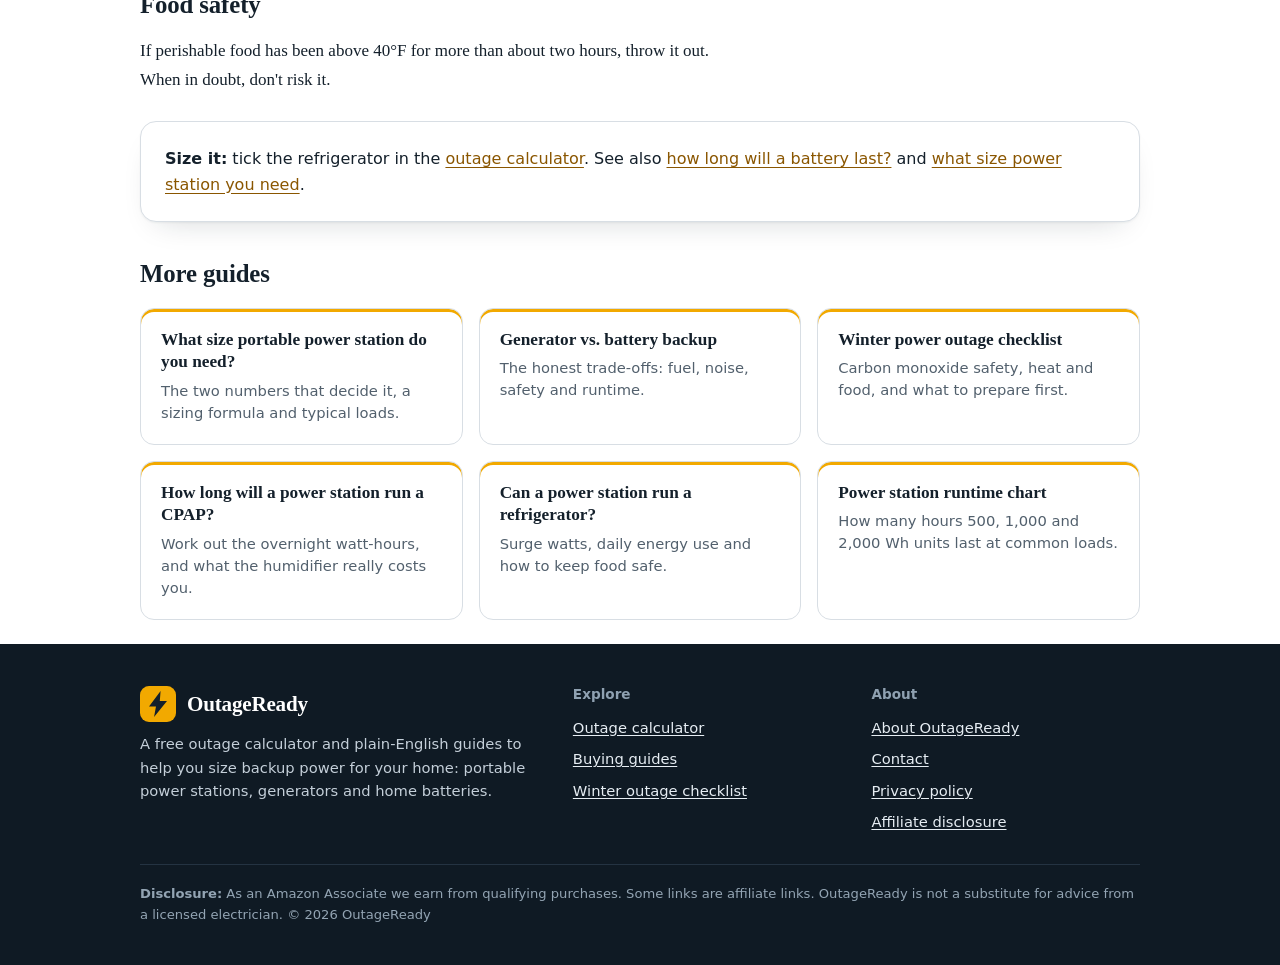
<file: guides/power-station-run-refrigerator.html>
<!doctype html>
<html lang="en"><head><meta charset="utf-8"><meta name="viewport" content="width=device-width,initial-scale=1">
<title>Can a Portable Power Station Run a Refrigerator? – OutageReady</title><meta name="description" content="Will a portable power station keep your fridge and freezer going in an outage? How to check surge watts, estimate daily energy use, and keep food safe.">
<link rel="canonical" href="https://outageready.netlify.app/guides/power-station-run-refrigerator.html">
<link rel="icon" type="image/svg+xml" href="/favicon.svg"><link rel="apple-touch-icon" href="/apple-touch-icon.png"><meta name="theme-color" content="#f2a900">
<meta property="og:type" content="website"><meta property="og:site_name" content="OutageReady">
<meta property="og:title" content="Can a Portable Power Station Run a Refrigerator? – OutageReady"><meta property="og:description" content="Will a portable power station keep your fridge and freezer going in an outage? How to check surge watts, estimate daily energy use, and keep food safe.">
<meta property="og:url" content="https://outageready.netlify.app/guides/power-station-run-refrigerator.html"><meta property="og:image" content="https://outageready.netlify.app/og-image.png">
<meta name="twitter:card" content="summary_large_image">
<link rel="stylesheet" href="/style.css">
<script async src="https://www.googletagmanager.com/gtag/js?id=G-VD6P0Z7NSE"></script>
<script>window.dataLayer=window.dataLayer||[];function gtag(){dataLayer.push(arguments)}gtag("js",new Date());gtag("config","G-VD6P0Z7NSE",{page_location:location.origin+location.pathname+location.search});</script>
<meta name="google-adsense-account" content="ca-pub-1399340452541176">
<script async src="https://pagead2.googlesyndication.com/pagead/js/adsbygoogle.js?client=ca-pub-1399340452541176" crossorigin="anonymous"></script>
<script type="application/ld+json">{"@context":"https://schema.org","@type":"Article","headline":"Can a Portable Power Station Run a Refrigerator?","author":{"@type":"Organization","name":"OutageReady"},"datePublished":"2026-11-01"}</script>
</head><body>
<a class="skip" href="#main">Skip to content</a>
<header class="top"><div class="w"><a class="brand" href="/"><svg aria-hidden="true" xmlns="http://www.w3.org/2000/svg" viewBox="0 0 32 32"><rect width="32" height="32" rx="8" fill="#f2a900"/><path fill="#14202b" d="M18.300 4.500 8 18.200h6.200l-1.700 9.300L24 13.300h-6.400z"/></svg>OutageReady</a><nav class="main" aria-label="Main"><a href="/">Calculator</a><a href="/guides/" aria-current="page">Guides</a><a href="/about/">About</a></nav></div></header>
<div class="band"><div class="w"><p class="crumbs"><a href="/">Calculator</a> / <a href="/guides/">Guides</a></p><h1>Can a portable power station run a refrigerator?</h1><p class="lead">Usually yes, for a while. The two things to check are whether the unit can handle the fridge's <em>startup surge</em>, and whether it has enough stored energy to get you through the outage.</p></div></div>
<main id="main" class="w">
<p class="note">Updated November 1, 2026 · 5 min read</p>
<p class="d">Disclosure: we earn a commission on qualifying purchases made through links on this site. <a href="/disclosure.html">Details</a>.</p>



<h2>Step 1: surge watts</h2>
<p>A refrigerator compressor draws extra power for a moment each time it kicks on. The power station's inverter needs both a rated (continuous) output that covers the running watts and a surge rating that covers the startup. Fridge labels list amps, and watts is roughly amps × volts (120 V in the US). Some fridges list a "locked rotor" or startup figure in the manual. If you can't find one, assume the startup is a few times higher than the running figure and leave headroom.</p>

<h2>Step 2: daily energy use</h2>
<p>A fridge does not run continuously; the compressor cycles. Look for the yellow EnergyGuide label, which gives annual kWh. Divide by 365 and multiply by 1,000 for daily Wh. For example, 400 kWh/year is about 1,100 Wh a day. A newer efficient fridge can be well below that and an old one well above it.</p>
<table>
<tr><th>Fridge energy use</th><th>Approx. Wh/day</th><th>With ~15% losses</th></tr>
<tr><td>300 kWh/yr</td><td>~820 Wh</td><td>~945 Wh</td></tr>
<tr><td>400 kWh/yr</td><td>~1,100 Wh</td><td>~1,260 Wh</td></tr>
<tr><td>600 kWh/yr (older / large)</td><td>~1,640 Wh</td><td>~1,890 Wh</td></tr>
</table>
<p>Compare that to the battery's capacity. A 1,000 Wh unit covers a typical modern fridge for less than a day. A 2,000 Wh unit covers it for a day or so, longer if the door stays closed and the kitchen is cool. Add the freezer if it is separate.</p>

<h2>Making the battery last</h2>
<ul>
<li>Keep the doors shut. A closed fridge holds temperature for hours, and a closed full freezer holds for longer.</li>
<li>Run the fridge only part of the time, e.g. a few hours at a time, then unplug and let it coast. Use a thermometer to check it stays at safe temperatures (at or below 40°F for the fridge).</li>
<li>Move the most valuable items into the freezer or a cooler with ice if the outage extends.</li>
<li>Recharge with solar input or by running a generator outdoors.</li>
</ul>

<h2>Food safety</h2>
<p>If perishable food has been above 40°F for more than about two hours, throw it out. When in doubt, don't risk it.</p>

<div class="card"><strong>Size it:</strong> tick the refrigerator in the <a href="/#calculator">outage calculator</a>. See also <a href="/guides/how-long-will-battery-last.html">how long will a battery last?</a> and <a href="/guides/portable-power-station-size.html">what size power station you need</a>.</div>
<h2>More guides</h2><ul class="cards"><li><a href="/guides/portable-power-station-size.html"><strong>What size portable power station do you need?</strong><span>The two numbers that decide it, a sizing formula and typical loads.</span></a></li><li><a href="/guides/generator-vs-battery.html"><strong>Generator vs. battery backup</strong><span>The honest trade-offs: fuel, noise, safety and runtime.</span></a></li><li><a href="/guides/winter-outage-checklist.html"><strong>Winter power outage checklist</strong><span>Carbon monoxide safety, heat and food, and what to prepare first.</span></a></li><li><a href="/guides/cpap-battery-backup.html"><strong>How long will a power station run a CPAP?</strong><span>Work out the overnight watt-hours, and what the humidifier really costs you.</span></a></li><li><a href="/guides/power-station-run-refrigerator.html"><strong>Can a power station run a refrigerator?</strong><span>Surge watts, daily energy use and how to keep food safe.</span></a></li><li><a href="/guides/how-long-will-battery-last.html"><strong>Power station runtime chart</strong><span>How many hours 500, 1,000 and 2,000 Wh units last at common loads.</span></a></li></ul>
</main>
<footer class="foot"><div class="w">
<div class="cols">
<div><a class="brand" href="/"><svg aria-hidden="true" xmlns="http://www.w3.org/2000/svg" viewBox="0 0 32 32"><rect width="32" height="32" rx="8" fill="#f2a900"/><path fill="#14202b" d="M18.300 4.500 8 18.200h6.200l-1.700 9.300L24 13.300h-6.400z"/></svg>OutageReady</a><p>A free outage calculator and plain-English guides to help you size backup power for your home: portable power stations, generators and home batteries.</p></div>
<div><h3>Explore</h3><ul><li><a href="/">Outage calculator</a></li><li><a href="/guides/">Buying guides</a></li><li><a href="/guides/winter-outage-checklist.html">Winter outage checklist</a></li></ul></div>
<div><h3>About</h3><ul><li><a href="/about/">About OutageReady</a></li><li><a href="/contact/">Contact</a></li><li><a href="/privacy.html">Privacy policy</a></li><li><a href="/disclosure.html">Affiliate disclosure</a></li></ul></div>
</div>
<p class="fine"><b>Disclosure:</b> As an Amazon Associate we earn from qualifying purchases. Some links are affiliate links. OutageReady is not a substitute for advice from a licensed electrician. &copy; 2026 OutageReady</p>
</div></footer></body></html>
</file>
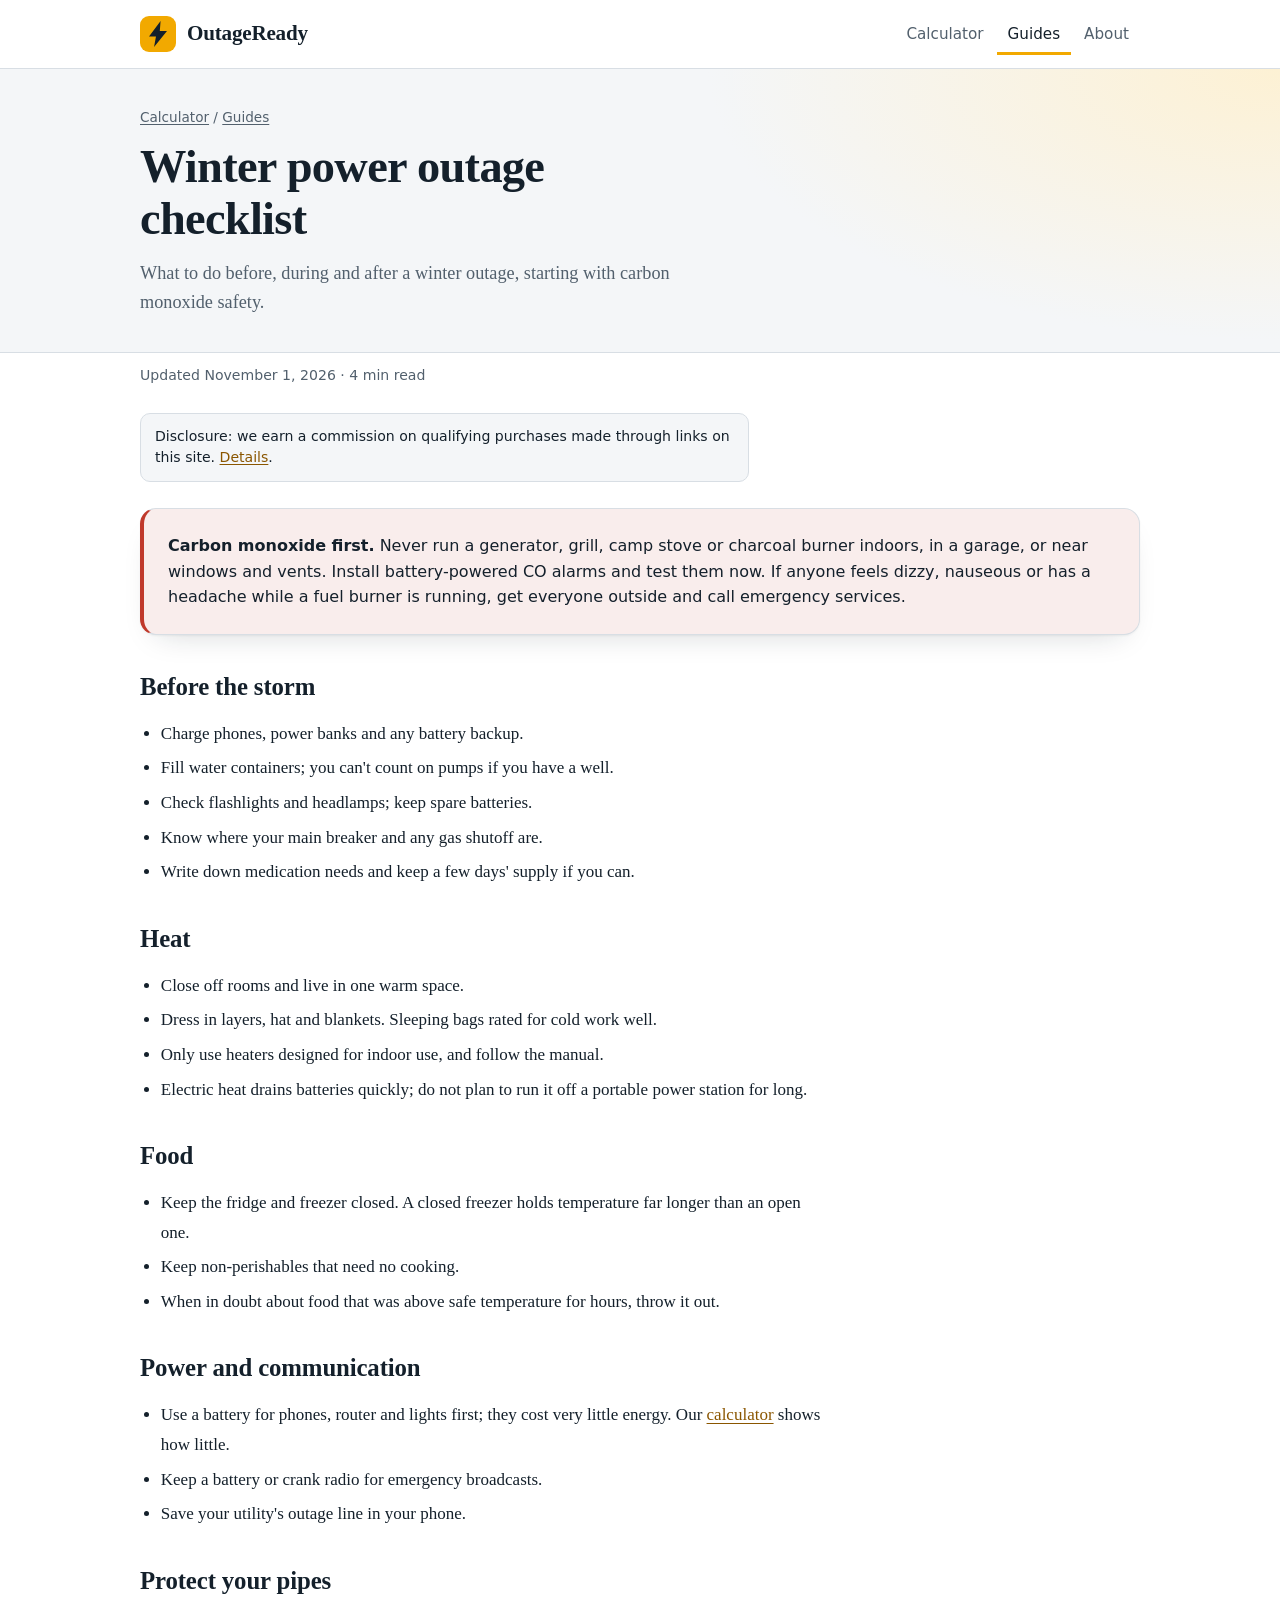
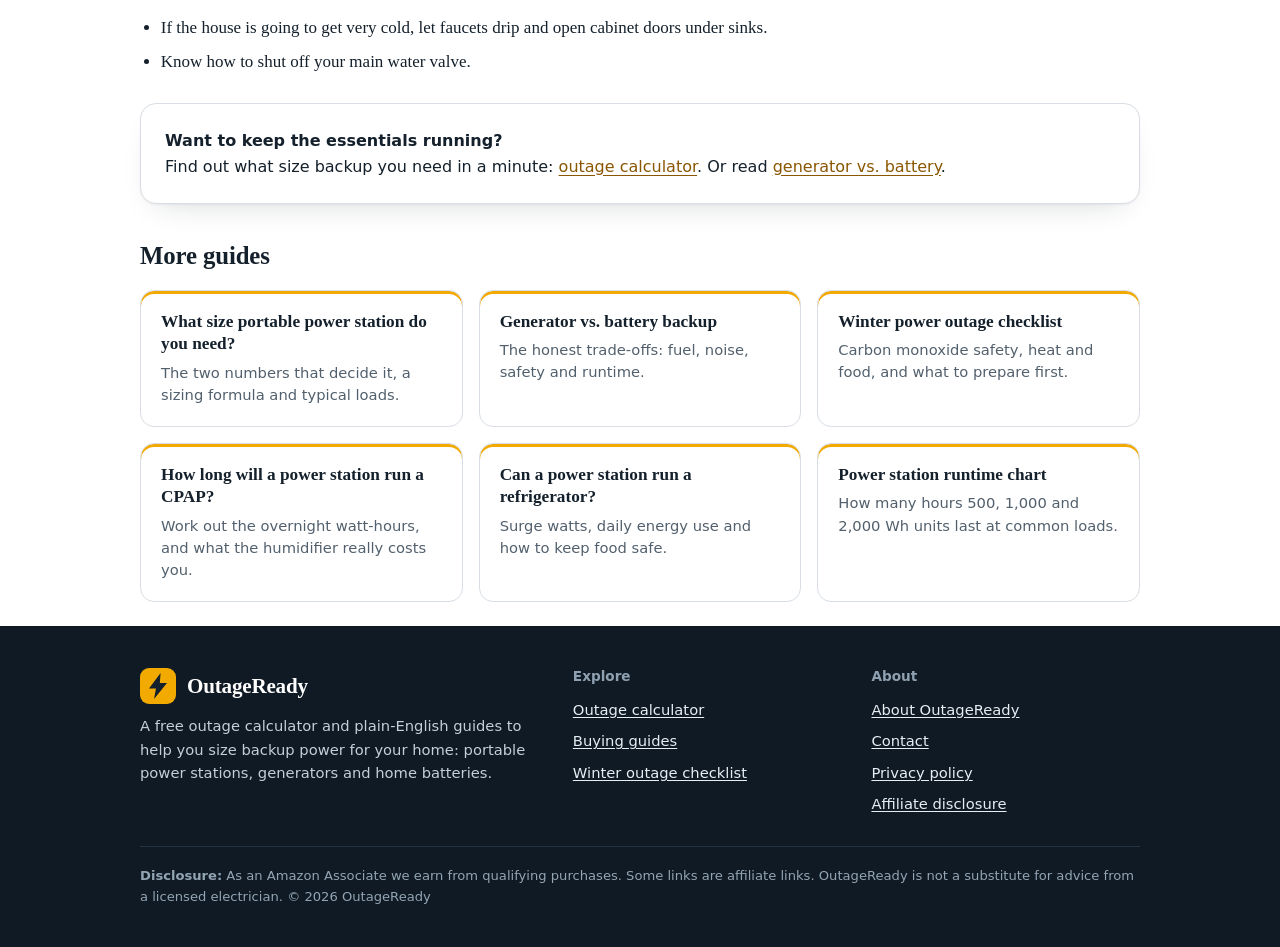
<file: guides/winter-outage-checklist.html>
<!doctype html>
<html lang="en"><head><meta charset="utf-8"><meta name="viewport" content="width=device-width,initial-scale=1">
<title>Winter Power Outage Checklist – OutageReady</title><meta name="description" content="A practical winter power outage checklist: heat, food, water, light, communications and carbon monoxide safety, with a printable list.">
<link rel="canonical" href="https://outageready.netlify.app/guides/winter-outage-checklist.html">
<link rel="icon" type="image/svg+xml" href="/favicon.svg"><link rel="apple-touch-icon" href="/apple-touch-icon.png"><meta name="theme-color" content="#f2a900">
<meta property="og:type" content="website"><meta property="og:site_name" content="OutageReady">
<meta property="og:title" content="Winter Power Outage Checklist – OutageReady"><meta property="og:description" content="A practical winter power outage checklist: heat, food, water, light, communications and carbon monoxide safety, with a printable list.">
<meta property="og:url" content="https://outageready.netlify.app/guides/winter-outage-checklist.html"><meta property="og:image" content="https://outageready.netlify.app/og-image.png">
<meta name="twitter:card" content="summary_large_image">
<link rel="stylesheet" href="/style.css">
<script async src="https://www.googletagmanager.com/gtag/js?id=G-VD6P0Z7NSE"></script>
<script>window.dataLayer=window.dataLayer||[];function gtag(){dataLayer.push(arguments)}gtag("js",new Date());gtag("config","G-VD6P0Z7NSE",{page_location:location.origin+location.pathname+location.search});</script>
<meta name="google-adsense-account" content="ca-pub-1399340452541176">
<script async src="https://pagead2.googlesyndication.com/pagead/js/adsbygoogle.js?client=ca-pub-1399340452541176" crossorigin="anonymous"></script>
<script type="application/ld+json">{"@context":"https://schema.org","@type":"Article","headline":"Winter Power Outage Checklist","author":{"@type":"Organization","name":"OutageReady"},"datePublished":"2026-11-01"}</script>
</head><body>
<a class="skip" href="#main">Skip to content</a>
<header class="top"><div class="w"><a class="brand" href="/"><svg aria-hidden="true" xmlns="http://www.w3.org/2000/svg" viewBox="0 0 32 32"><rect width="32" height="32" rx="8" fill="#f2a900"/><path fill="#14202b" d="M18.300 4.500 8 18.200h6.200l-1.700 9.300L24 13.300h-6.400z"/></svg>OutageReady</a><nav class="main" aria-label="Main"><a href="/">Calculator</a><a href="/guides/" aria-current="page">Guides</a><a href="/about/">About</a></nav></div></header>
<div class="band"><div class="w"><p class="crumbs"><a href="/">Calculator</a> / <a href="/guides/">Guides</a></p><h1>Winter power outage checklist</h1><p class="lead">What to do before, during and after a winter outage, starting with carbon monoxide safety.</p></div></div>
<main id="main" class="w">
<p class="note">Updated November 1, 2026 · 4 min read</p>
<p class="d">Disclosure: we earn a commission on qualifying purchases made through links on this site. <a href="/disclosure.html">Details</a>.</p>

<div class="card warn"><strong>Carbon monoxide first.</strong> Never run a generator, grill, camp stove or charcoal burner indoors, in a garage, or near windows and vents. Install battery-powered CO alarms and test them now. If anyone feels dizzy, nauseous or has a headache while a fuel burner is running, get everyone outside and call emergency services.</div>

<h2>Before the storm</h2>
<ul>
<li>Charge phones, power banks and any battery backup.</li>
<li>Fill water containers; you can't count on pumps if you have a well.</li>
<li>Check flashlights and headlamps; keep spare batteries.</li>
<li>Know where your main breaker and any gas shutoff are.</li>
<li>Write down medication needs and keep a few days' supply if you can.</li>
</ul>

<h2>Heat</h2>
<ul>
<li>Close off rooms and live in one warm space.</li>
<li>Dress in layers, hat and blankets. Sleeping bags rated for cold work well.</li>
<li>Only use heaters designed for indoor use, and follow the manual.</li>
<li>Electric heat drains batteries quickly; do not plan to run it off a portable power station for long.</li>
</ul>

<h2>Food</h2>
<ul>
<li>Keep the fridge and freezer closed. A closed freezer holds temperature far longer than an open one.</li>
<li>Keep non-perishables that need no cooking.</li>
<li>When in doubt about food that was above safe temperature for hours, throw it out.</li>
</ul>

<h2>Power and communication</h2>
<ul>
<li>Use a battery for phones, router and lights first; they cost very little energy. Our <a href="/#calculator">calculator</a> shows how little.</li>
<li>Keep a battery or crank radio for emergency broadcasts.</li>
<li>Save your utility's outage line in your phone.</li>
</ul>

<h2>Protect your pipes</h2>
<ul>
<li>If the house is going to get very cold, let faucets drip and open cabinet doors under sinks.</li>
<li>Know how to shut off your main water valve.</li>
</ul>

<div class="card"><strong>Want to keep the essentials running?</strong><br>Find out what size backup you need in a minute: <a href="/#calculator">outage calculator</a>. Or read <a href="/guides/generator-vs-battery.html">generator vs. battery</a>.</div>
<h2>More guides</h2><ul class="cards"><li><a href="/guides/portable-power-station-size.html"><strong>What size portable power station do you need?</strong><span>The two numbers that decide it, a sizing formula and typical loads.</span></a></li><li><a href="/guides/generator-vs-battery.html"><strong>Generator vs. battery backup</strong><span>The honest trade-offs: fuel, noise, safety and runtime.</span></a></li><li><a href="/guides/winter-outage-checklist.html"><strong>Winter power outage checklist</strong><span>Carbon monoxide safety, heat and food, and what to prepare first.</span></a></li><li><a href="/guides/cpap-battery-backup.html"><strong>How long will a power station run a CPAP?</strong><span>Work out the overnight watt-hours, and what the humidifier really costs you.</span></a></li><li><a href="/guides/power-station-run-refrigerator.html"><strong>Can a power station run a refrigerator?</strong><span>Surge watts, daily energy use and how to keep food safe.</span></a></li><li><a href="/guides/how-long-will-battery-last.html"><strong>Power station runtime chart</strong><span>How many hours 500, 1,000 and 2,000 Wh units last at common loads.</span></a></li></ul>
</main>
<footer class="foot"><div class="w">
<div class="cols">
<div><a class="brand" href="/"><svg aria-hidden="true" xmlns="http://www.w3.org/2000/svg" viewBox="0 0 32 32"><rect width="32" height="32" rx="8" fill="#f2a900"/><path fill="#14202b" d="M18.300 4.500 8 18.200h6.200l-1.700 9.300L24 13.300h-6.400z"/></svg>OutageReady</a><p>A free outage calculator and plain-English guides to help you size backup power for your home: portable power stations, generators and home batteries.</p></div>
<div><h3>Explore</h3><ul><li><a href="/">Outage calculator</a></li><li><a href="/guides/">Buying guides</a></li><li><a href="/guides/winter-outage-checklist.html">Winter outage checklist</a></li></ul></div>
<div><h3>About</h3><ul><li><a href="/about/">About OutageReady</a></li><li><a href="/contact/">Contact</a></li><li><a href="/privacy.html">Privacy policy</a></li><li><a href="/disclosure.html">Affiliate disclosure</a></li></ul></div>
</div>
<p class="fine"><b>Disclosure:</b> As an Amazon Associate we earn from qualifying purchases. Some links are affiliate links. OutageReady is not a substitute for advice from a licensed electrician. &copy; 2026 OutageReady</p>
</div></footer></body></html>
</file>
<file: style.css>
:root{--brand:#f2a900;--on-brand:#14202b;--link:#8a5600;--soft:#fdf1d4}
@media(prefers-color-scheme:dark){:root{--brand:#f5b93a;--on-brand:#14202b;--link:#f5b93a;--soft:#33290f}}
:root{--serif:Charter,"Bitstream Charter","Sitka Text",Cambria,Georgia,serif;--sans:system-ui,-apple-system,"Segoe UI",Roboto,"Helvetica Neue",Arial,sans-serif;--paper:#fff;--wash:#f4f6f8;--ink:#14202b;--mut:#52606d;--rule:#d8dee4;--card:#fff}
@media(prefers-color-scheme:dark){:root{--paper:#0f151b;--wash:#151d25;--ink:#e9eef2;--mut:#9aa8b5;--rule:#27333e;--card:#18212a}}
*{box-sizing:border-box}html{-webkit-text-size-adjust:100%}
body{margin:0;background:var(--paper);color:var(--ink);font:16px/1.6 var(--sans)}
.w{max-width:1040px;margin:0 auto;padding:0 20px}
a{color:var(--link);text-underline-offset:.16em}
:focus-visible{outline:3px solid var(--brand);outline-offset:2px;border-radius:4px}
.skip{position:absolute;left:-9999px;top:8px}.skip:focus{left:12px;background:var(--ink);color:var(--paper);padding:8px 12px;z-index:9;border-radius:8px}
header.top{background:var(--paper);border-bottom:1px solid var(--rule)}
header.top .w{display:flex;align-items:center;justify-content:space-between;gap:6px 20px;flex-wrap:wrap;min-height:68px}
.brand{display:flex;align-items:center;gap:11px;color:var(--ink);text-decoration:none;font:700 1.32rem/1 var(--serif);letter-spacing:-.01em;padding:10px 0}
.brand svg{width:36px;height:36px;flex:none;display:block}
nav.main{display:flex;gap:2px;flex-wrap:wrap}
nav.main a{padding:9px 11px;border-radius:8px;color:var(--mut);text-decoration:none;font-weight:500;font-size:.95rem}
nav.main a:hover{background:var(--wash);color:var(--ink)}
nav.main a[aria-current=page]{color:var(--ink);box-shadow:inset 0 -3px 0 var(--brand);border-radius:0}
@media(max-width:640px){header.top .w{padding-bottom:6px}nav.main{width:100%;margin:0 -8px}nav.main a{padding:8px 9px;font-size:.92rem}}
.band{background:radial-gradient(70% 150% at 100% 0%,var(--soft),transparent 64%),var(--wash);border-bottom:1px solid var(--rule)}
.band .w{padding-top:38px;padding-bottom:34px}
.crumbs{font-size:.85rem;color:var(--mut);margin:0 0 12px}.crumbs a{color:var(--mut)}
.band h1{font:700 clamp(1.85rem,4.6vw,2.9rem)/1.12 var(--serif);letter-spacing:-.015em;margin:0 0 14px;max-width:24ch}
.band.wide h1{max-width:30ch}
.band .lead{font:400 1.14rem/1.62 var(--serif);color:var(--mut);margin:0;max-width:64ch}
.trust{display:flex;flex-wrap:wrap;gap:8px 22px;margin:20px 0 0;padding:0;list-style:none;font-size:.92rem;font-weight:500}
.trust li{display:flex;align-items:center;gap:8px}
.trust li::before{content:"";width:18px;height:18px;border-radius:50%;background:var(--brand) url("data:image/svg+xml,%3Csvg xmlns='http://www.w3.org/2000/svg' viewBox='0 0 18 18'%3E%3Cpath d='M5 9.3l2.6 2.6L13 6.4' fill='none' stroke='%23fff' stroke-width='2' stroke-linecap='round' stroke-linejoin='round'/%3E%3C/svg%3E") center/100% no-repeat;flex:none}
main{padding:12px 0 48px}
main h2{font:650 1.55rem/1.25 var(--serif);margin:2.3rem 0 .5rem;letter-spacing:-.005em}
main h3{font:650 1.15rem/1.3 var(--serif);margin:1.7rem 0 .2rem}
main p,main li{font:400 1.0625rem/1.74 var(--serif)}
main p{margin:.85em 0;max-width:68ch}
main ul,main ol{max-width:68ch;padding-left:1.3em}main li{margin:.3em 0}
.card,.aff,.panel{font-family:var(--sans)}
.card p,.card li,.aff p,.aff li,td,th,label,.mut,.note,.d{font-family:var(--sans)}
.mut{color:var(--mut);font-size:.9rem;line-height:1.55}
.card{background:var(--card);border:1px solid var(--rule);border-radius:16px;padding:24px;margin:26px 0;box-shadow:0 1px 2px rgba(20,32,43,.05),0 14px 32px -18px rgba(20,32,43,.22)}
label{display:block;font:500 .86rem/1.35 var(--sans);color:var(--mut);margin:0 0 6px}
input,select,textarea{width:100%;padding:10px 12px;border:1px solid var(--rule);border-radius:10px;background:var(--paper);color:var(--ink);font:inherit;font-size:1rem;min-height:44px}
textarea{min-height:150px;resize:vertical}
input:focus,select:focus,textarea:focus{border-color:var(--brand);outline:3px solid color-mix(in srgb,var(--brand) 30%,transparent);outline-offset:0}
.grid{display:grid;gap:18px 20px;grid-template-columns:repeat(auto-fit,minmax(210px,1fr))}
table{width:100%;border-collapse:collapse;margin:14px 0;font-size:.97rem}
th{font:600 .82rem/1.3 var(--sans);color:var(--mut);text-align:left;padding:10px;border-bottom:2px solid var(--rule)}
td{padding:12px 10px;border-bottom:1px solid var(--rule);vertical-align:middle}
tr:last-child td{border-bottom:0}
@media(max-width:640px){main table{display:block;overflow-x:auto;max-width:100%}}
.big{font:700 1.9rem/1.1 var(--serif);color:var(--link);font-variant-numeric:tabular-nums}
#out tr:first-child td{background:var(--soft);font-weight:600}
#out tr:first-child td:first-child{box-shadow:inset 4px 0 0 var(--brand)}
.btn{display:inline-flex;align-items:center;justify-content:center;background:var(--brand);color:var(--on-brand);padding:12px 22px;border-radius:10px;font:600 1rem var(--sans);text-decoration:none;border:0;cursor:pointer;min-height:46px}
.btn:hover{filter:brightness(1.08)}
.btn.ghost{background:transparent;color:var(--link);border:1.5px solid var(--brand)}
.aff{background:var(--wash);border:1px solid var(--rule);border-left:4px solid var(--brand);border-radius:12px;padding:18px 20px;margin:28px 0}
.aff b{font:700 1.08rem var(--serif)}
.aff ul{list-style:none;padding:0;margin:12px 0;display:flex;flex-wrap:wrap;gap:8px;max-width:none}
.aff li{margin:0}
.aff li a{display:inline-block;padding:8px 13px;border:1px solid var(--rule);border-radius:999px;background:var(--paper);color:var(--ink);text-decoration:none;font:500 .92rem var(--sans)}
.aff li a:hover{border-color:var(--brand)}
ul.links{columns:2;column-gap:32px;list-style:none;padding:0;max-width:none}ul.links li{break-inside:avoid;margin:.35em 0}
@media(max-width:560px){ul.links{columns:1}}
.cards{display:grid;gap:16px;grid-template-columns:repeat(auto-fill,minmax(270px,1fr));padding:0;list-style:none;max-width:none;margin:18px 0}
.cards li{margin:0;font-family:var(--sans)}
.cards a{display:block;height:100%;padding:20px;border:1px solid var(--rule);border-radius:14px;color:var(--ink);text-decoration:none;background:var(--card);box-shadow:inset 0 3px 0 var(--brand)}
.cards a:hover{border-color:var(--brand)}
.cards strong{display:block;font:650 1.08rem/1.3 var(--serif);margin-bottom:6px}
.cards span{display:block;color:var(--mut);font-size:.92rem;line-height:1.5}
.note,.d{font-size:.88rem;line-height:1.55;color:var(--mut)}
.d{margin:26px 0 8px;padding:12px 14px;border:1px solid var(--rule);border-radius:10px;background:var(--wash);color:var(--ink);max-width:68ch}
footer.foot{background:#0f1a24;color:#c4cfd9;margin-top:24px;padding:42px 0 30px;font-size:.92rem;line-height:1.6}
footer.foot a{color:#e6edf3}
footer.foot .cols{display:grid;gap:30px;grid-template-columns:1.5fr 1fr 1fr}
@media(max-width:720px){footer.foot .cols{grid-template-columns:1fr}}
footer.foot .brand{color:#fff;padding:0 0 10px}
footer.foot h3{font:600 .85rem/1.3 var(--sans);color:#8fa1b1;margin:0 0 12px}
footer.foot ul{list-style:none;padding:0;margin:0;display:grid;gap:8px}
footer.foot p{margin:0 0 10px;max-width:46ch}
footer.foot .fine{border-top:1px solid #243342;margin-top:30px;padding-top:18px;font-size:.82rem;color:#93a4b3;max-width:none}
@media(prefers-reduced-motion:reduce){*{transition:none!important;animation:none!important}}
@media print{header.top nav,footer.foot,.aff{display:none}.band{background:none}}

.appl{display:grid;grid-template-columns:1fr 92px 92px;gap:10px;align-items:center;padding:8px 0;border-bottom:1px solid var(--rule);font-family:var(--sans)}
.appl:last-child{border-bottom:0}
.appl.head{color:var(--mut);font:600 .8rem var(--sans);padding-top:0}
.appl label{display:flex;gap:12px;align-items:center;margin:0;cursor:pointer;font:500 .98rem var(--sans);color:var(--ink)}
.appl input[type=number]{padding:8px 10px;min-height:40px}
input[type=checkbox]{width:22px;height:22px;min-height:0;padding:0;accent-color:var(--brand);flex:none}
.opts{display:flex;align-items:center;gap:14px;flex-wrap:wrap;margin:18px 0}
.opts label{display:flex;align-items:center;gap:10px;margin:0;font:500 .95rem var(--sans);color:var(--ink)}
.opts input{width:84px}
#result{display:none;background:var(--soft);border:1px solid var(--rule);border-radius:14px;padding:22px;margin:24px 0 0}
#result .big{font-size:clamp(2.2rem,6vw,3.2rem);margin:4px 0}
.pick{border-left:4px solid var(--brand);padding-left:14px;margin:16px 0}
.card.warn{border-left:4px solid #c0392b;background:color-mix(in srgb,#c0392b 9%,var(--card))}
.hint{font:500 .9rem var(--sans);color:var(--mut)}
@media(max-width:560px){.appl{grid-template-columns:1fr 70px 70px;gap:8px}.appl input[type=number]{padding:8px 6px}}
</file>
